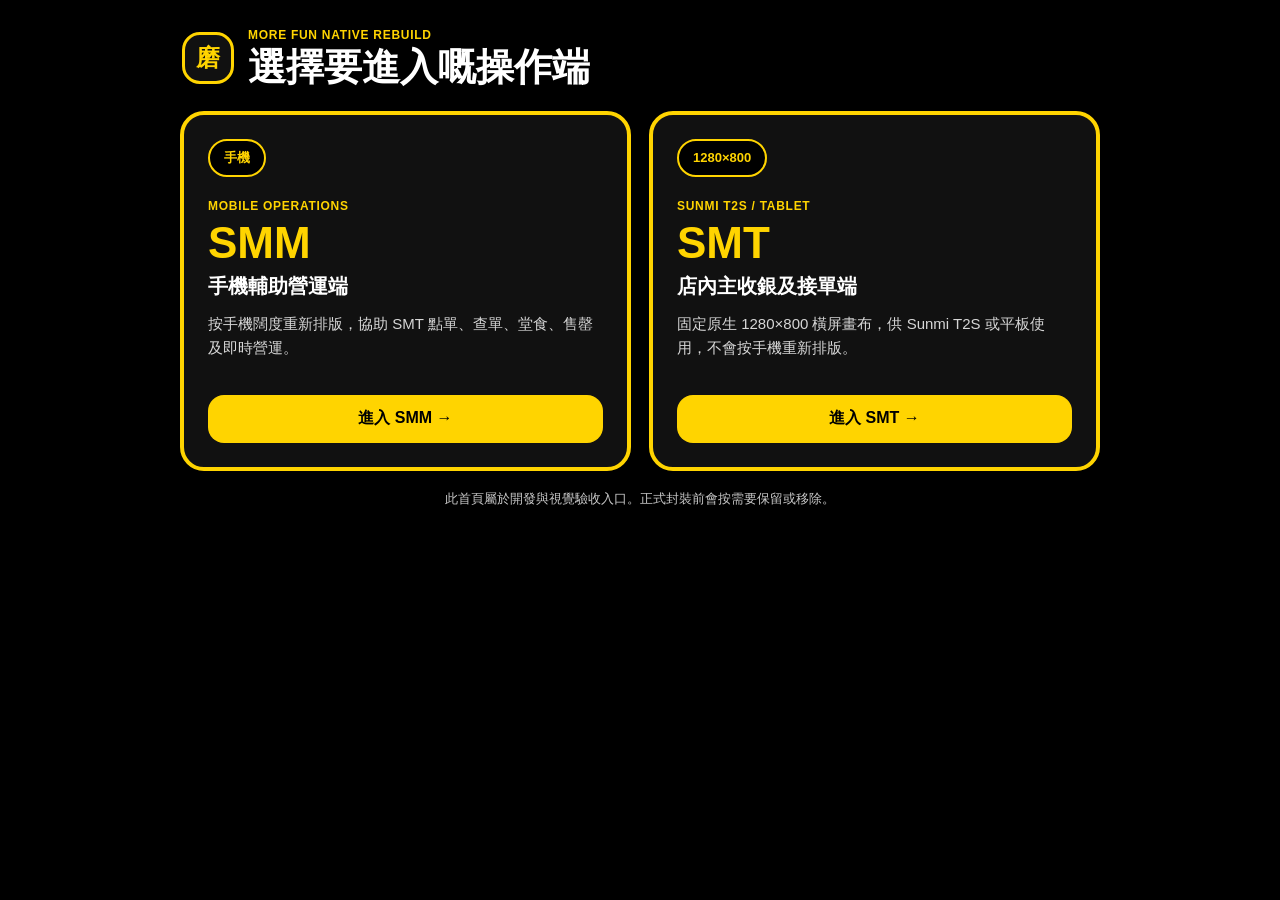
<file: index.html>
<!doctype html>
<html lang="zh-HK">
  <head>
    <meta charset="UTF-8" />
    <meta name="viewport" content="width=device-width,initial-scale=1,viewport-fit=cover" />
    <meta name="theme-color" content="#000000" />
    <title>磨飯｜選擇操作端</title>
    <link rel="stylesheet" href="/src-native/qa-viewer/selector.css" />
  </head>
  <body>
    <main class="selector-shell">
      <header class="selector-header">
        <span class="selector-mark" aria-hidden="true">磨</span>
        <div>
          <p>More Fun Native Rebuild</p>
          <h1>選擇要進入嘅操作端</h1>
        </div>
      </header>

      <section class="selector-grid" aria-label="應用選擇">
        <a class="selector-card selector-card--smm" href="/smm-qa-viewer.html">
          <span class="selector-device" aria-hidden="true">手機</span>
          <div>
            <p class="selector-kicker">Mobile Operations</p>
            <h2>SMM</h2>
            <strong>手機輔助營運端</strong>
            <p>按手機闊度重新排版，協助 SMT 點單、查單、堂食、售罄及即時營運。</p>
          </div>
          <span class="selector-enter">進入 SMM →</span>
        </a>

        <a class="selector-card selector-card--smt" href="/smt-qa-viewer.html">
          <span class="selector-device" aria-hidden="true">1280×800</span>
          <div>
            <p class="selector-kicker">Sunmi T2S / Tablet</p>
            <h2>SMT</h2>
            <strong>店內主收銀及接單端</strong>
            <p>固定原生 1280×800 橫屏畫布，供 Sunmi T2S 或平板使用，不會按手機重新排版。</p>
          </div>
          <span class="selector-enter">進入 SMT →</span>
        </a>
      </section>

      <p class="selector-note">此首頁屬於開發與視覺驗收入口。正式封裝前會按需要保留或移除。</p>
    </main>
  </body>
</html>
</file>
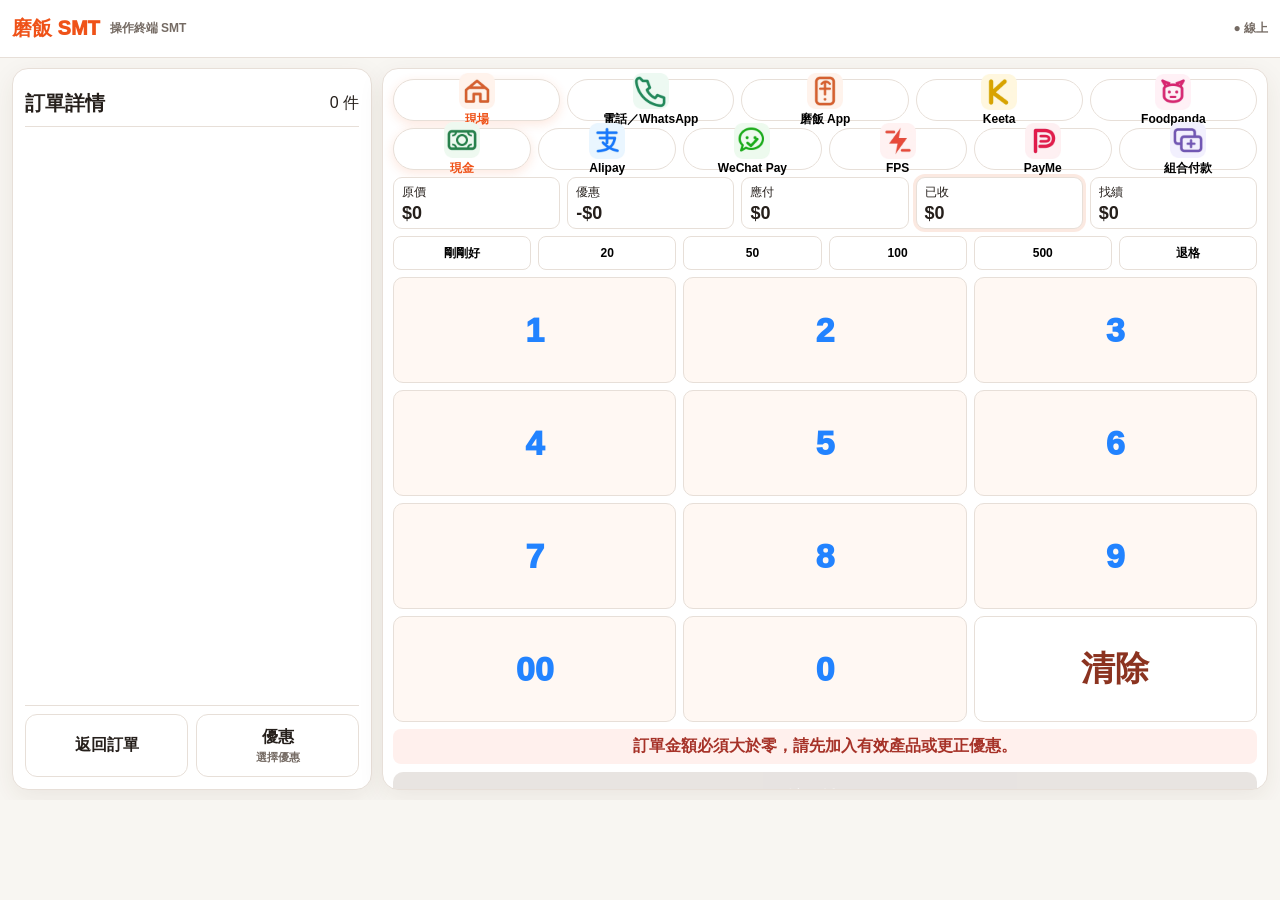
<file: pages/checkout/index.html>
<!doctype html><html lang="zh-HK"><head><meta charset="UTF-8"><meta name="viewport" content="width=1280,initial-scale=1,minimum-scale=1,maximum-scale=1,user-scalable=no"><title>磨飯 SMT｜結帳</title><link rel="stylesheet" href="../../shared/page-base.css?v=smt-t2s-1280x800-rebuild.39"><link rel="stylesheet" href="page.css?v=smt-t2s-1280x800-rebuild.39"><link rel="stylesheet" href="channel-payment.css?v=smt-t2s-1280x800-rebuild.39"><link rel="stylesheet" href="t2s-restore.css?v=smt-t2s-1280x800-rebuild.39"><style>html,body,#app,.app{width:1280px!important;min-width:1280px!important;max-width:1280px!important;height:800px!important;min-height:800px!important;max-height:800px!important;overflow:hidden!important}</style></head><body data-page="checkout"><div id="app"></div><script src="../../shared/page-bridge.js?v=smt-t2s-1280x800-rebuild.39"></script><script type="module" src="page.js?v=smt-t2s-1280x800-rebuild.39"></script></body></html>
</file>
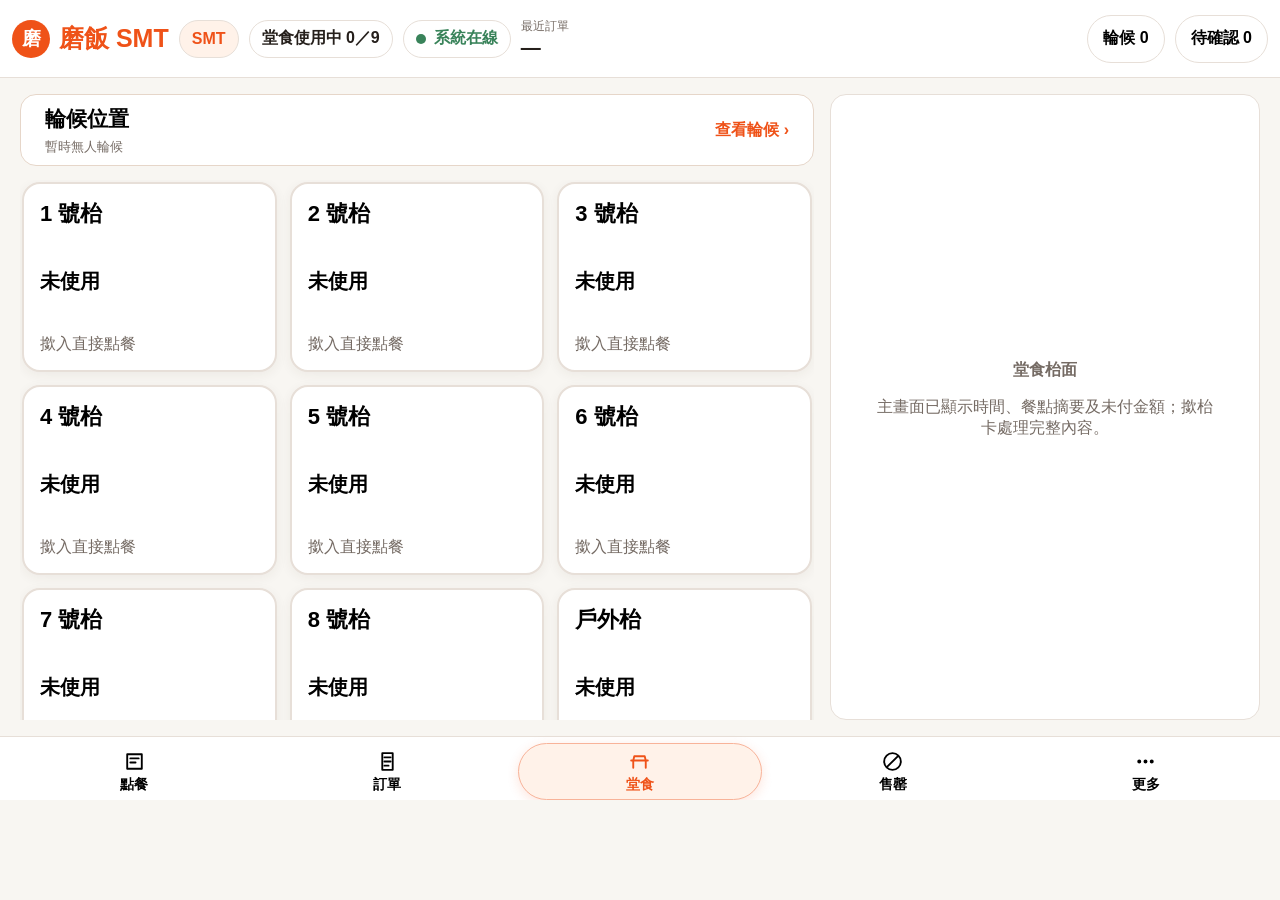
<file: pages/dine/index.html>
<!doctype html><html lang="zh-HK"><head><meta charset="UTF-8"><meta name="viewport" content="width=1280,initial-scale=1,minimum-scale=1,maximum-scale=1,user-scalable=no"><title>磨飯 SMT｜堂食</title><link rel="stylesheet" href="../../shared/page-base.css?v=smt-t2s-1280x800-rebuild.38"><link rel="stylesheet" href="page.css?v=smt-t2s-1280x800-rebuild.38"><link rel="stylesheet" href="page-v21.css?v=smt-t2s-1280x800-rebuild.38"><style>html,body,#app,.app{width:1280px!important;min-width:1280px!important;max-width:1280px!important;height:800px!important;min-height:800px!important;max-height:800px!important;overflow:hidden!important}</style></head><body data-page="dine"><div id="app"></div><script src="../../shared/vendor/qrcode.js?v=smt-t2s-1280x800-rebuild.38"></script><script src="../../shared/page-bridge.js?v=smt-t2s-1280x800-rebuild.38"></script><script type="module" src="page.js?v=smt-t2s-1280x800-rebuild.38"></script></body></html>
</file>
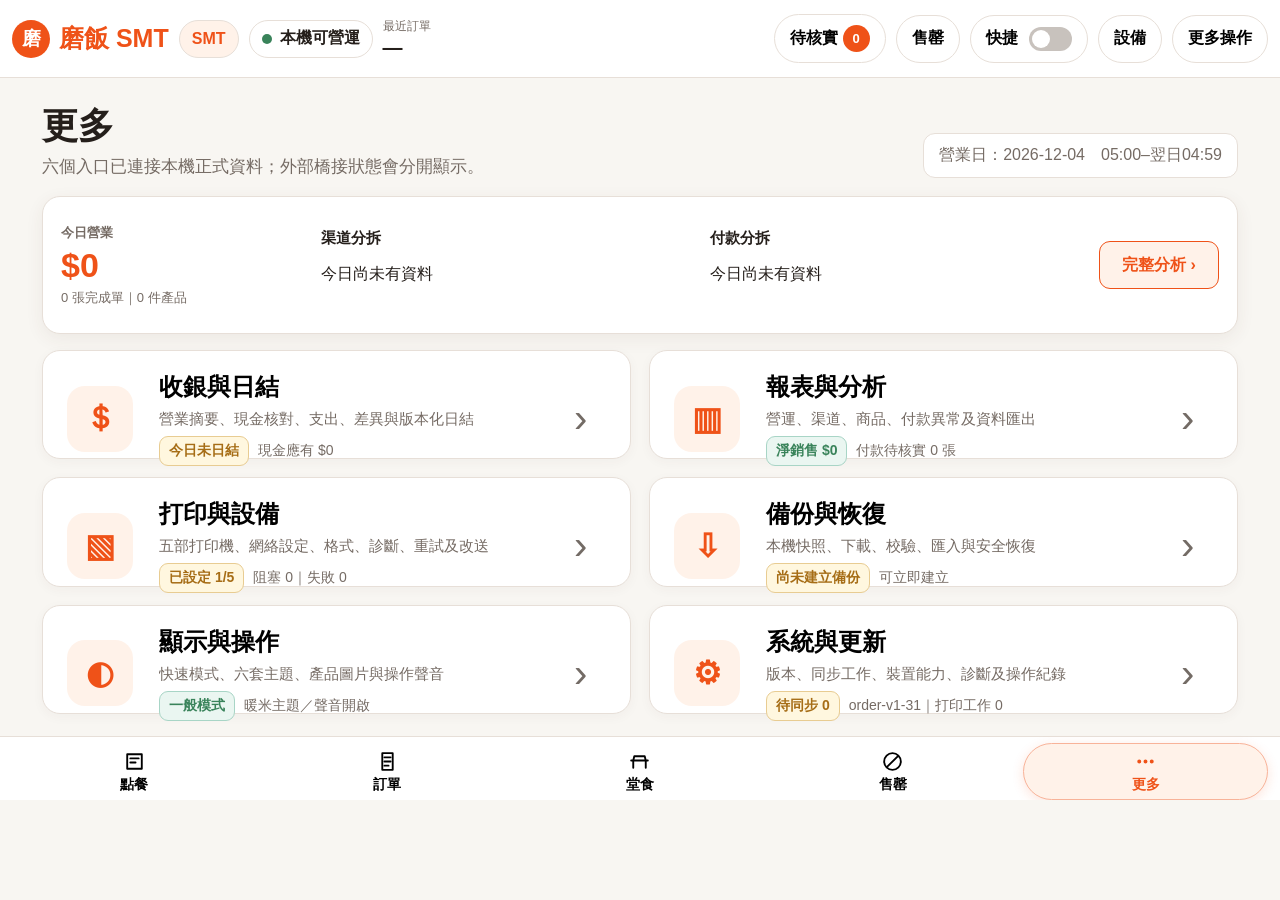
<file: pages/more/index.html>
<!doctype html>
<html lang="zh-HK">
  <head>
    <meta charset="UTF-8" />
    <meta name="viewport" content="width=1280,initial-scale=1,minimum-scale=1,maximum-scale=1,user-scalable=no" />
    <title>磨飯 SMT｜更多</title>
    <link rel="stylesheet" href="../../shared/page-base.css?v=smt-t2s-1280x800-rebuild.39" />
    <link rel="stylesheet" href="page.css?v=smt-t2s-1280x800-rebuild.39" />
    <style>html,body,#app,.app{width:1280px!important;min-width:1280px!important;max-width:1280px!important;height:800px!important;min-height:800px!important;max-height:800px!important;overflow:hidden!important}</style>
  </head>
  <body data-page="more">
    <div id="app"></div>
    <script src="../../shared/page-bridge.js?v=smt-t2s-1280x800-rebuild.39"></script>
    <script type="module" src="page.js?v=smt-t2s-1280x800-rebuild.39"></script>
  </body>
</html>
</file>
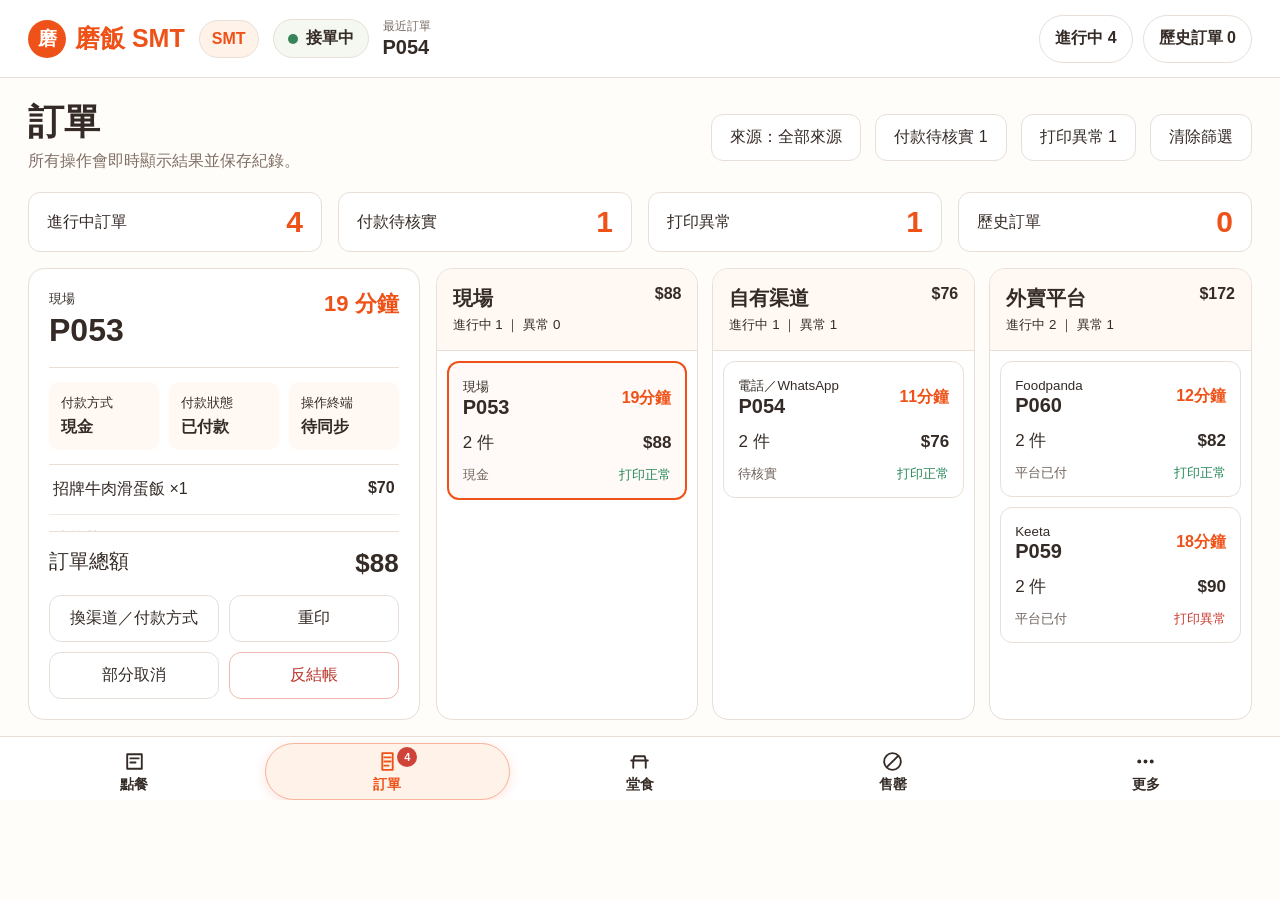
<file: pages/orders/index.html>
<!doctype html><html lang="zh-HK"><head><meta charset="UTF-8"><meta name="viewport" content="width=1280,initial-scale=1,minimum-scale=1,maximum-scale=1,user-scalable=no"><title>磨飯 SMT｜訂單</title><link rel="stylesheet" href="../../shared/page-base.css?v=smt-t2s-1280x800-rebuild.38"><link rel="stylesheet" href="page.css?v=smt-t2s-1280x800-rebuild.38"><link rel="stylesheet" href="order-operations.css?v=smt-t2s-1280x800-rebuild.38"><style>html,body,#app,.app{width:1280px!important;min-width:1280px!important;max-width:1280px!important;height:800px!important;min-height:800px!important;max-height:800px!important;overflow:hidden!important}</style></head><body data-page="orders"><div id="app"></div><script src="../../shared/page-bridge.js?v=smt-t2s-1280x800-rebuild.38"></script><script src="../../shared/vendor/qrcode.js?v=smt-t2s-1280x800-rebuild.38"></script><script type="module" src="page.js?v=smt-t2s-1280x800-rebuild.38"></script></body></html>
</file>
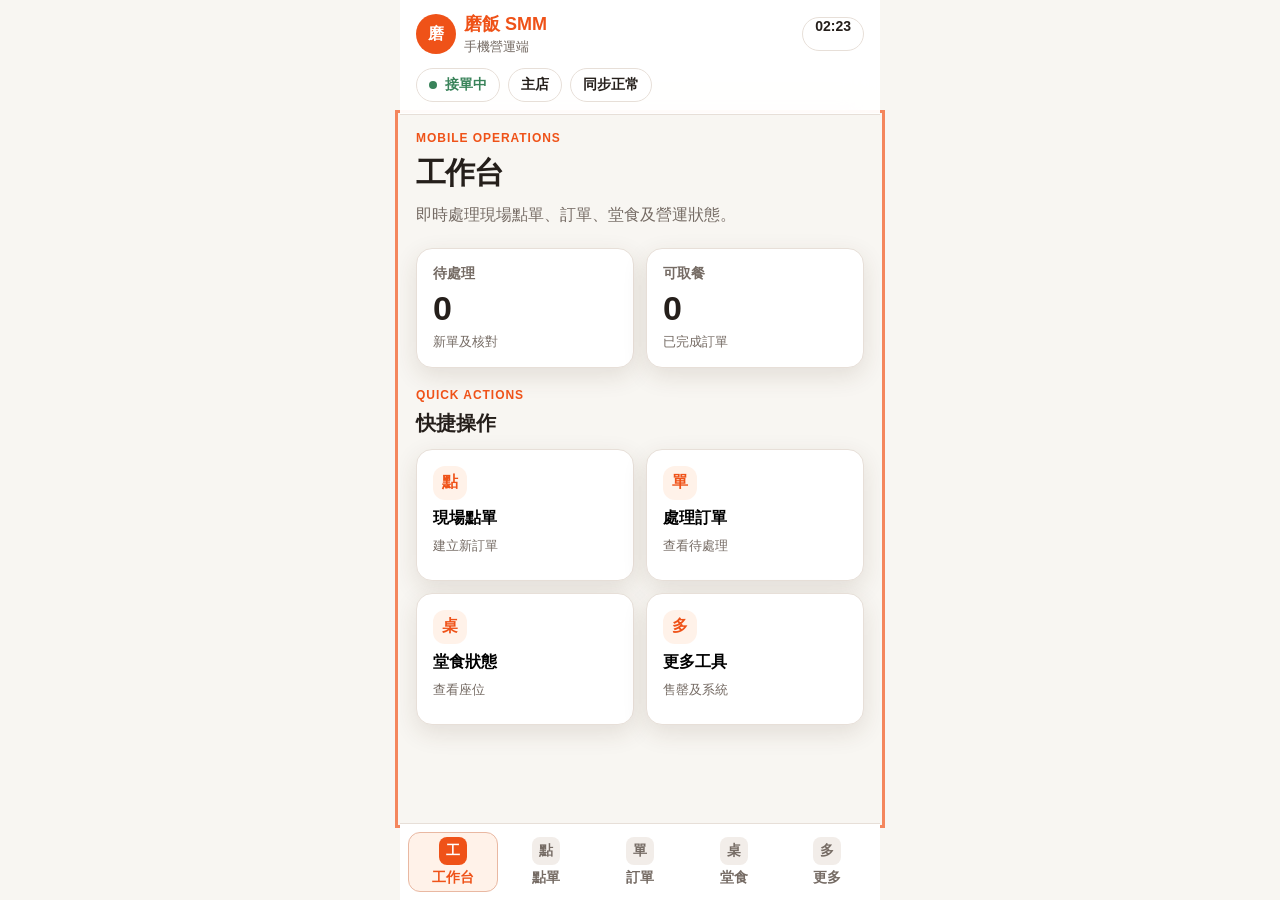
<file: src-native/shells/smm/index.html>
<!doctype html>
<html lang="zh-HK">
  <head>
    <meta charset="UTF-8" />
    <meta name="viewport" content="width=device-width,initial-scale=1,viewport-fit=cover" />
    <meta name="theme-color" content="#f8f6f2" />
    <title>磨飯 SMM｜Native Mobile</title>
    <link rel="stylesheet" href="../../design-system/tokens.css" />
    <link rel="stylesheet" href="../../design-system/reset.css" />
    <link rel="stylesheet" href="../../design-system/primitives.css" />
    <link rel="stylesheet" href="../../components/navigation.css" />
    <link rel="stylesheet" href="./shell.css" />
    <link rel="stylesheet" href="./order.css" />
  </head>
  <body>
    <div class="smm-shell" data-shell="smm">
      <header class="smm-header" aria-label="全域狀態列">
        <div class="smm-header__topline">
          <div class="smm-brand"><span class="smm-brand__mark">磨</span><div><strong>磨飯 SMM</strong><small>手機營運端</small></div></div>
          <span class="smm-clock" data-role="clock">--:--</span>
        </div>
        <div class="smm-status-row"><span class="smm-status smm-status--online"><i></i>接單中</span><span class="smm-status">主店</span><span class="smm-status">同步正常</span></div>
      </header>

      <main class="smm-workspace" id="feature-slot" tabindex="-1">
        <section class="smm-dashboard" id="dashboard-view">
          <div class="smm-dashboard__intro"><p class="smm-eyebrow">Mobile Operations</p><h1>工作台</h1><p>即時處理現場點單、訂單、堂食及營運狀態。</p></div>
          <div class="smm-metric-grid"><article class="smm-metric"><span>待處理</span><strong>0</strong><small>新單及核對</small></article><article class="smm-metric"><span>可取餐</span><strong>0</strong><small>已完成訂單</small></article></div>
          <section class="smm-quick-section"><div class="smm-section-heading"><div><p class="smm-eyebrow">Quick Actions</p><h2>快捷操作</h2></div></div><div class="smm-quick-grid"><button type="button" data-route-shortcut="order"><span>點</span><strong>現場點單</strong><small>建立新訂單</small></button><button type="button" data-route-shortcut="orders"><span>單</span><strong>處理訂單</strong><small>查看待處理</small></button><button type="button" data-route-shortcut="dine"><span>桌</span><strong>堂食狀態</strong><small>查看座位</small></button><button type="button" data-route-shortcut="more"><span>多</span><strong>更多工具</strong><small>售罄及系統</small></button></div></section>
        </section>

        <section class="smm-order" id="order-view" hidden>
          <header class="smm-order-header"><div><p>現場點單</p><h1>選擇餐點</h1></div><span>驗收資料</span></header>
          <div class="smm-category-strip" id="mobile-category-list"></div>
          <div class="smm-product-list" id="mobile-product-list"></div>
          <section class="smm-cart-sheet" id="mobile-cart-items" hidden></section>
        </section>
      </main>

      <aside class="smm-cart-bar" id="mobile-cart-bar" hidden><div><span id="mobile-cart-count">0 件餐點</span><strong id="mobile-cart-total">$0</strong></div><button type="button" id="mobile-cart-toggle">查看購物車</button></aside>
      <div id="navigation-slot"></div>
    </div>
    <script type="module" src="./shell.js"></script>
  </body>
</html>
</file>
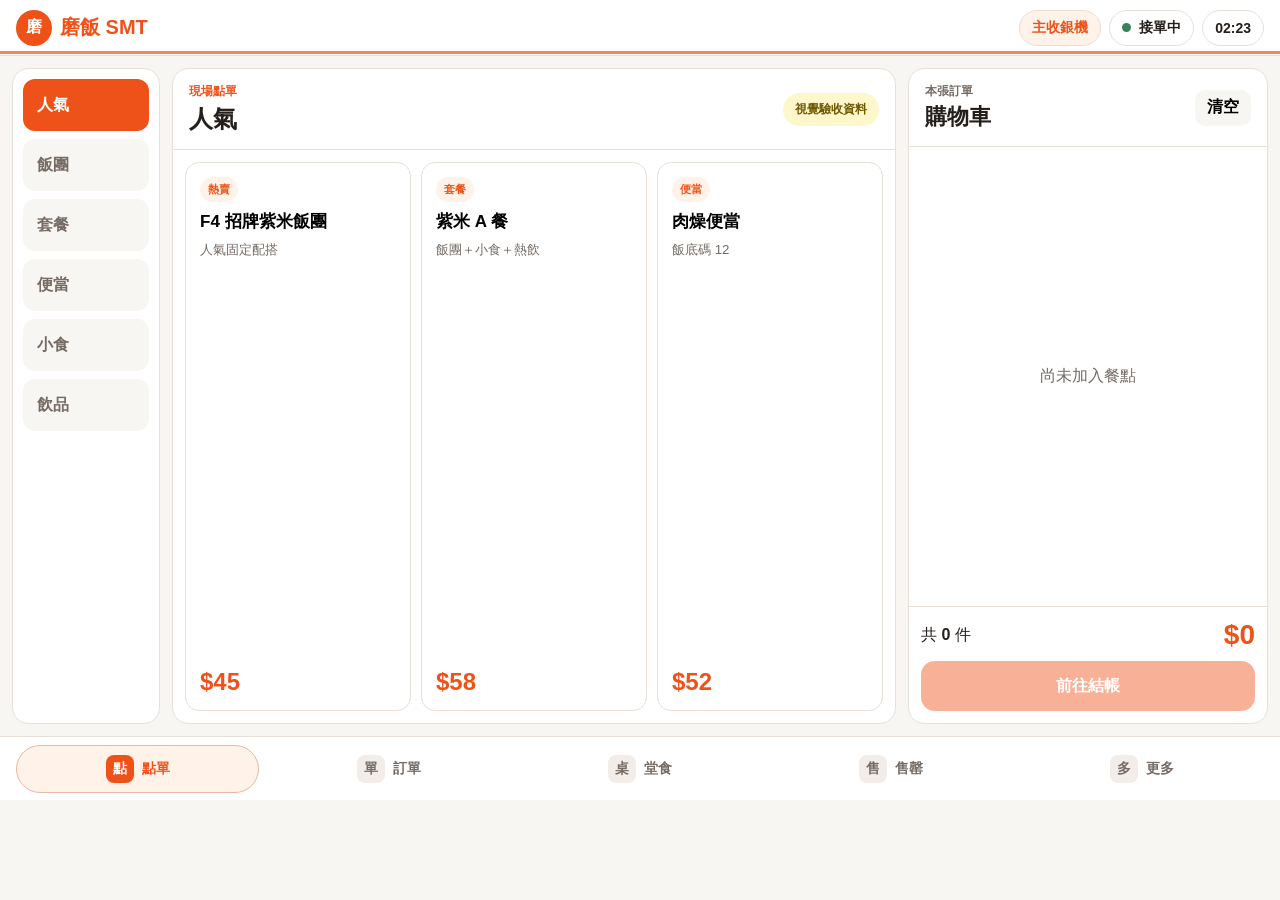
<file: src-native/shells/smt/index.html>
<!doctype html>
<html lang="zh-HK">
  <head>
    <meta charset="UTF-8" />
    <meta name="viewport" content="width=device-width,initial-scale=1,viewport-fit=cover" />
    <meta name="theme-color" content="#f8f6f2" />
    <title>磨飯 SMT｜Native 1280×800</title>
    <link rel="stylesheet" href="../../design-system/tokens.css" />
    <link rel="stylesheet" href="../../design-system/reset.css" />
    <link rel="stylesheet" href="../../design-system/primitives.css" />
    <link rel="stylesheet" href="../../components/navigation.css" />
    <link rel="stylesheet" href="./shell.css" />
  </head>
  <body>
    <div class="smt-shell" data-shell="smt">
      <header class="smt-header" aria-label="全域狀態列">
        <div class="smt-brand"><span class="smt-brand-mark">磨</span><strong>磨飯 SMT</strong></div>
        <div class="smt-header-context">
          <span class="smt-terminal">主收銀機</span><span class="smt-operation"><i></i>接單中</span><span class="smt-clock" data-role="clock">--:--</span>
        </div>
      </header>

      <main class="smt-workspace" id="feature-slot" tabindex="-1">
        <section class="smt-order" data-feature="order">
          <aside class="smt-categories" aria-label="產品分類"><div id="category-list"></div></aside>
          <section class="smt-products" aria-labelledby="product-heading">
            <header class="smt-section-header"><div><p>現場點單</p><h1 id="product-heading">人氣推薦</h1></div><span>視覺驗收資料</span></header>
            <div class="smt-product-grid" id="product-grid"></div>
          </section>
          <aside class="smt-cart" aria-labelledby="cart-heading">
            <header><div><p>本張訂單</p><h2 id="cart-heading">購物車</h2></div><button type="button" id="clear-cart">清空</button></header>
            <div class="smt-cart-items" id="cart-items"><p class="smt-empty">尚未加入餐點</p></div>
            <footer><div><span>共 <strong id="cart-count">0</strong> 件</span><strong id="cart-total">$0</strong></div><button type="button" id="checkout-button" disabled>前往結帳</button></footer>
          </aside>
        </section>
      </main>
      <div id="navigation-slot"></div>
    </div>
    <script type="module" src="./shell.js"></script>
  </body>
</html>
</file>
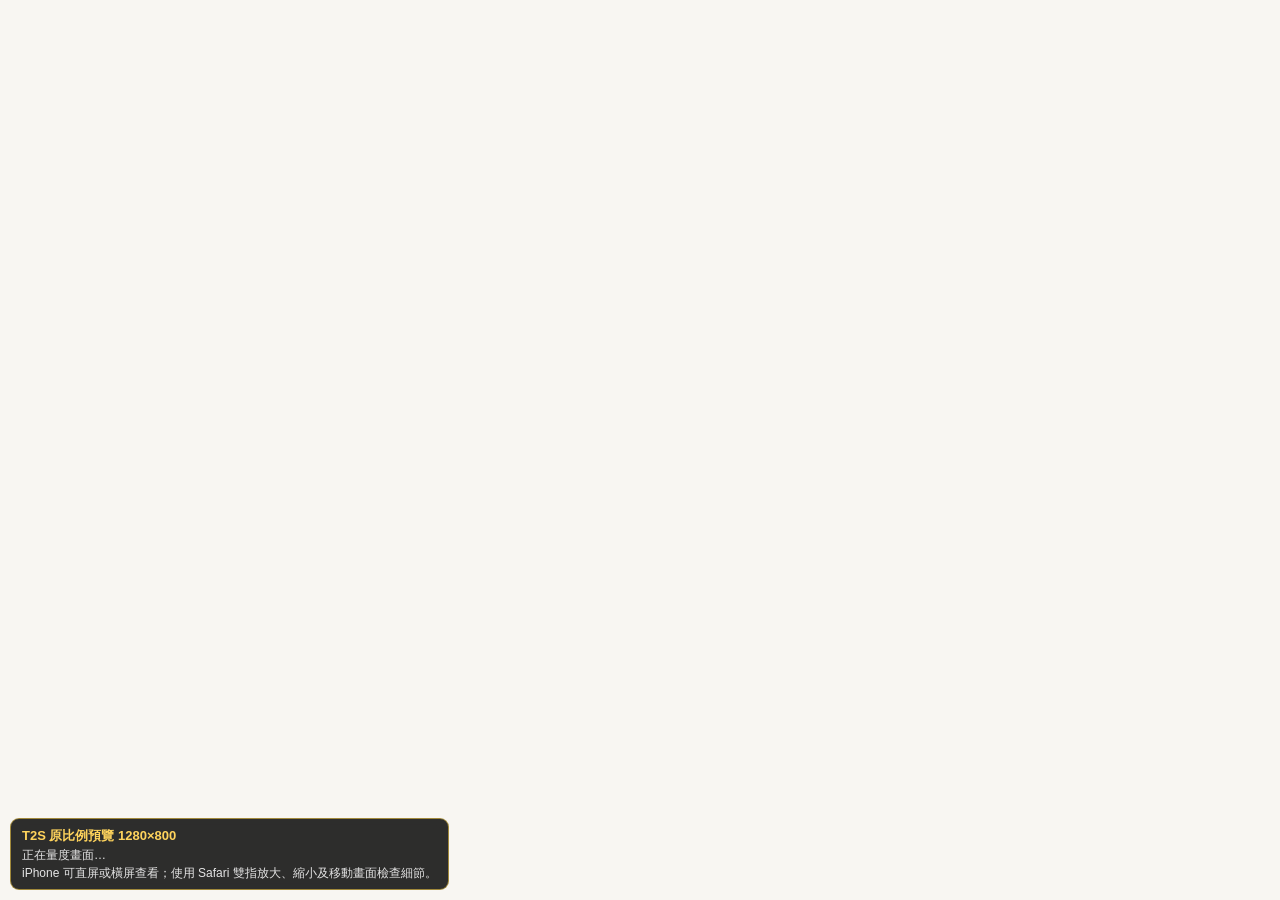
<file: legacy-smt-preview.html>
<!doctype html>
<html lang="zh-HK">
<head>
  <meta charset="UTF-8">
  <meta name="viewport" content="width=device-width,initial-scale=1,minimum-scale=0.25,maximum-scale=5,user-scalable=yes,viewport-fit=cover">
  <title>磨飯 SMT T2S 1280×800</title>
  <link rel="manifest" href="manifest.webmanifest">
  <link rel="stylesheet" href="app-shell.css?v=smt-t2s-1280x800-rebuild.40">
</head>
<body>
  <main id="viewport">
    <section id="stage"><iframe id="page" title="磨飯 SMT"></iframe></section>
    <aside id="device-hud" aria-live="polite">
      <strong>T2S 原比例預覽 1280×800</strong>
      <span id="device-hud-detail">正在量度畫面…</span>
      <span>iPhone 可直屏或橫屏查看；使用 Safari 雙指放大、縮小及移動畫面檢查細節。</span>
    </aside>
  </main>
  <script type="module" src="app-loader.js?v=smt-t2s-1280x800-rebuild.40"></script>
</body>
</html>
</file>
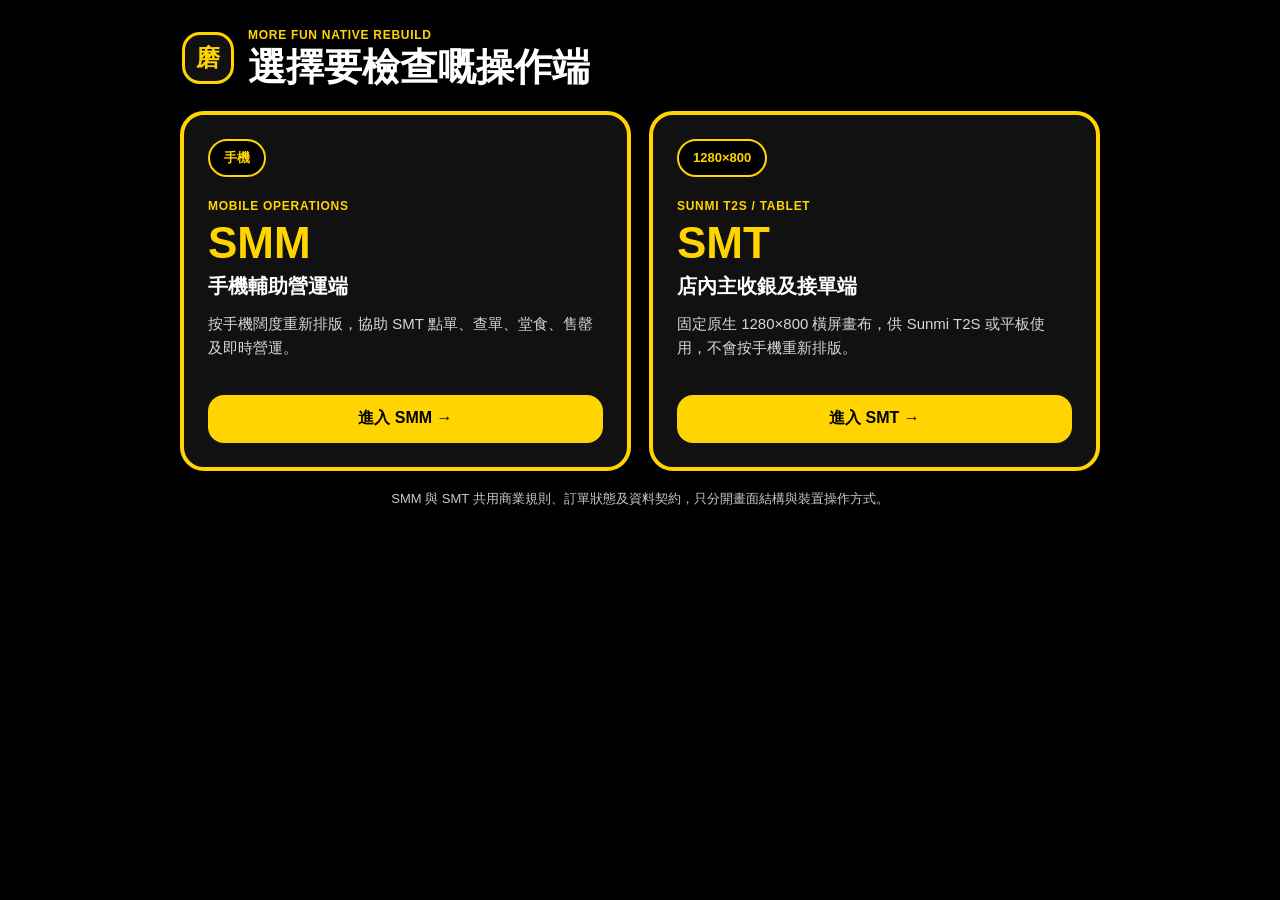
<file: native-qa-viewer.html>
<!doctype html>
<html lang="zh-HK">
  <head>
    <meta charset="UTF-8" />
    <meta name="viewport" content="width=device-width,initial-scale=1,viewport-fit=cover" />
    <meta name="theme-color" content="#f8f6f2" />
    <title>磨飯｜選擇視覺驗收端</title>
    <link rel="stylesheet" href="/src-native/qa-viewer/selector.css" />
  </head>
  <body>
    <main class="selector-shell">
      <header class="selector-header">
        <span class="selector-mark" aria-hidden="true">磨</span>
        <div>
          <p>More Fun Native Rebuild</p>
          <h1>選擇要檢查嘅操作端</h1>
        </div>
      </header>

      <section class="selector-grid" aria-label="應用選擇">
        <a class="selector-card selector-card--smm" href="/smm-qa-viewer.html">
          <span class="selector-device" aria-hidden="true">手機</span>
          <div>
            <p class="selector-kicker">Mobile Operations</p>
            <h2>SMM</h2>
            <strong>手機輔助營運端</strong>
            <p>按手機闊度重新排版，協助 SMT 點單、查單、堂食、售罄及即時營運。</p>
          </div>
          <span class="selector-enter">進入 SMM →</span>
        </a>

        <a class="selector-card selector-card--smt" href="/smt-qa-viewer.html">
          <span class="selector-device" aria-hidden="true">1280×800</span>
          <div>
            <p class="selector-kicker">Sunmi T2S / Tablet</p>
            <h2>SMT</h2>
            <strong>店內主收銀及接單端</strong>
            <p>固定原生 1280×800 橫屏畫布，供 Sunmi T2S 或平板使用，不會按手機重新排版。</p>
          </div>
          <span class="selector-enter">進入 SMT →</span>
        </a>
      </section>

      <p class="selector-note">SMM 與 SMT 共用商業規則、訂單狀態及資料契約，只分開畫面結構與裝置操作方式。</p>
    </main>
  </body>
</html>
</file>
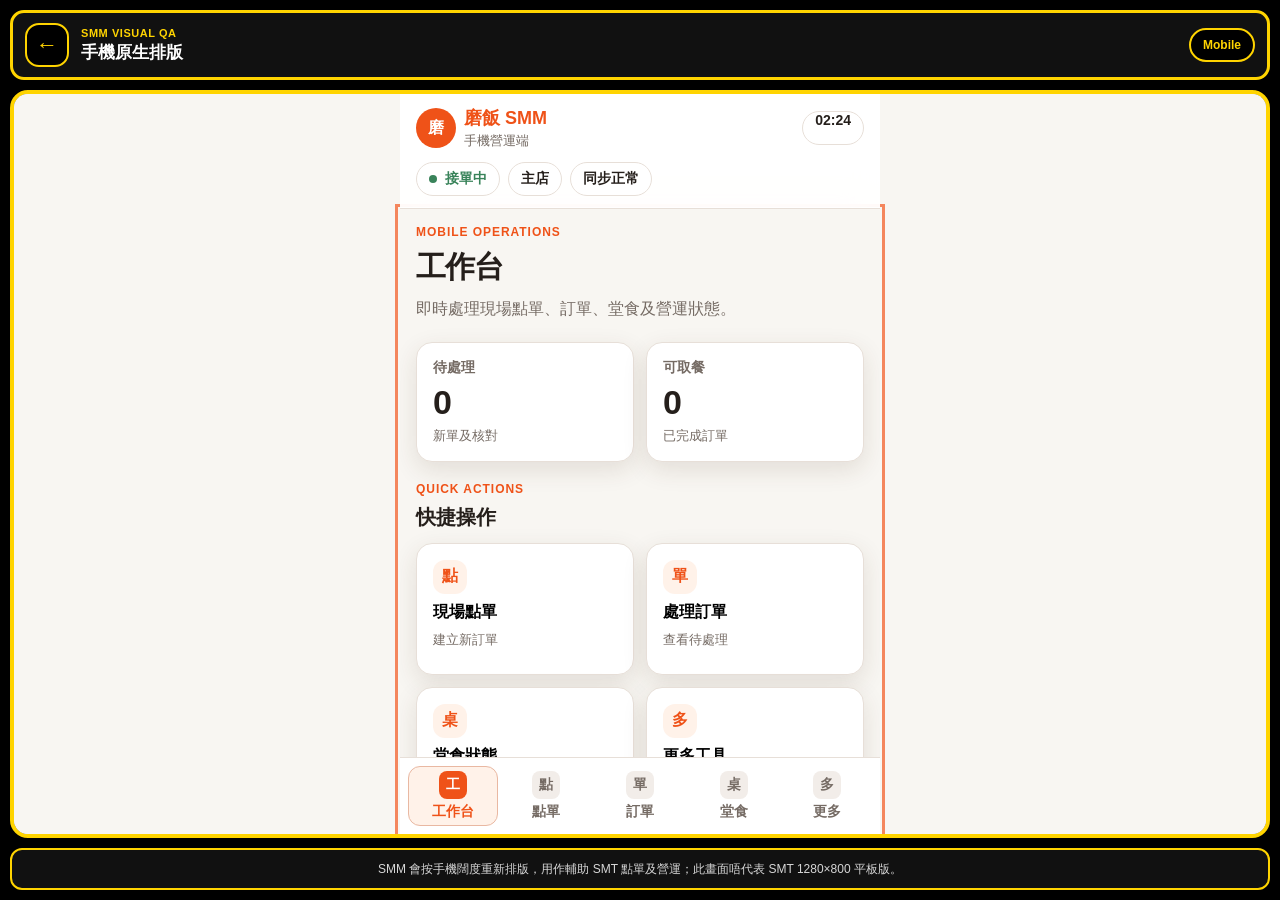
<file: smm-qa-viewer.html>
<!doctype html>
<html lang="zh-HK">
  <head>
    <meta charset="UTF-8" />
    <meta name="viewport" content="width=device-width,initial-scale=1,viewport-fit=cover" />
    <meta name="theme-color" content="#000000" />
    <title>磨飯 SMM｜手機視覺驗收</title>
    <link rel="stylesheet" href="/src-native/qa-viewer/smm-viewer.css" />
  </head>
  <body>
    <header class="smm-qa-toolbar">
      <a href="/" aria-label="返回首頁">←</a>
      <div>
        <p>SMM Visual QA</p>
        <strong>手機原生排版</strong>
      </div>
      <span>Mobile</span>
    </header>

    <main class="smm-qa-stage">
      <iframe
        title="SMM 手機營運端預覽"
        src="/src-native/shells/smm/index.html"
      ></iframe>
    </main>

    <footer class="smm-qa-note">
      SMM 會按手機闊度重新排版，用作輔助 SMT 點單及營運；此畫面唔代表 SMT 1280×800 平板版。
    </footer>
  </body>
</html>
</file>
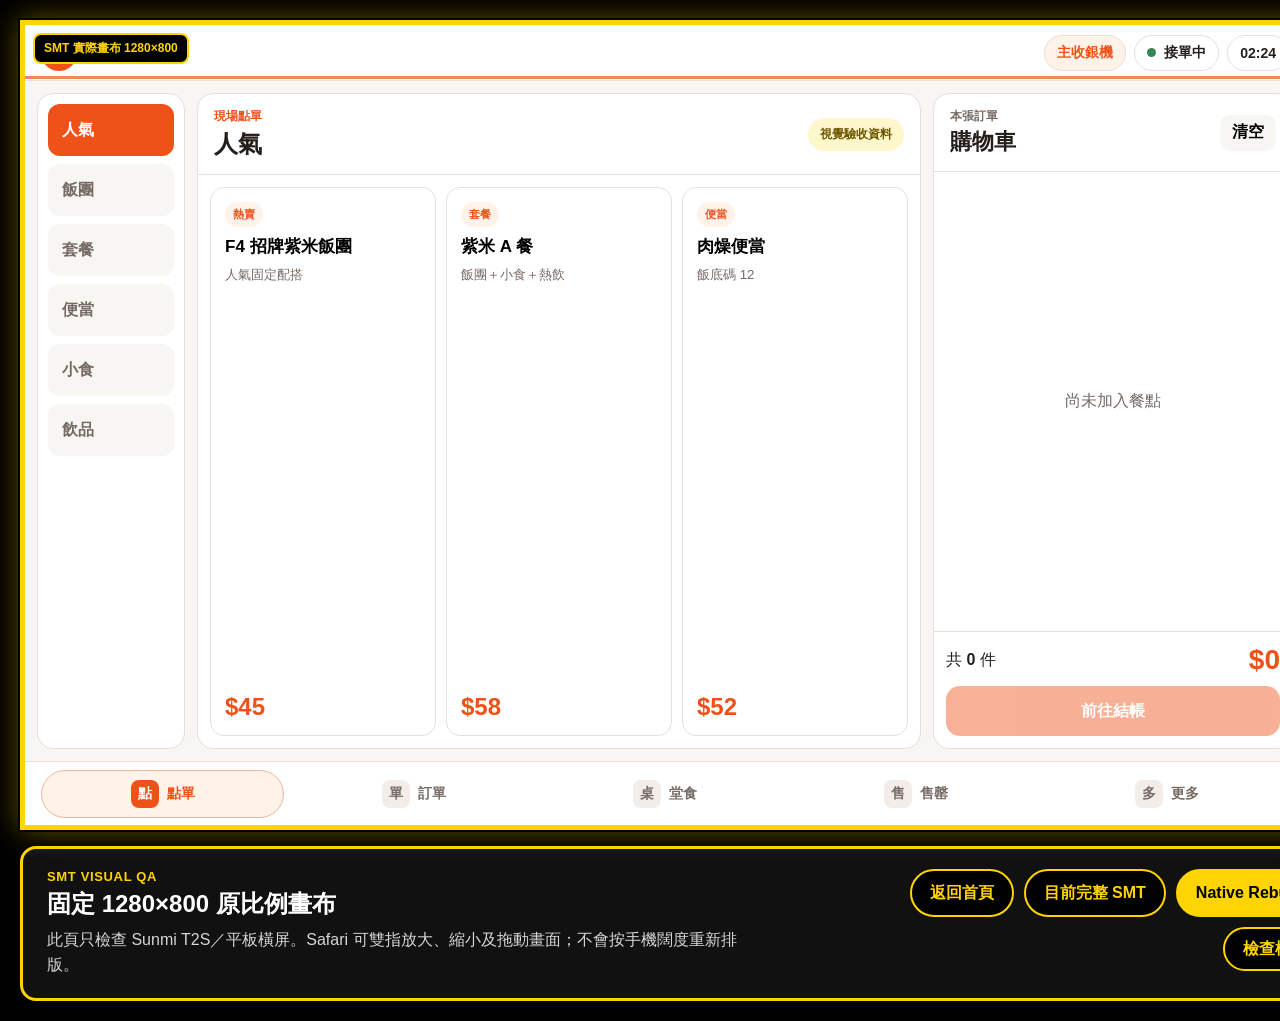
<file: smt-qa-viewer.html>
<!doctype html>
<html lang="zh-HK">
  <head>
    <meta charset="UTF-8" />
    <meta name="viewport" content="width=1280,user-scalable=yes,minimum-scale=0.1,maximum-scale=5" />
    <meta name="theme-color" content="#000000" />
    <title>磨飯 SMT｜1280×800 視覺驗收</title>
    <link rel="stylesheet" href="/src-native/qa-viewer/viewer.css" />
  </head>
  <body>
    <main class="qa-page">
      <section class="qa-canvas" aria-label="SMT 1280×800 固定畫布">
        <iframe id="qa-frame" title="SMT 1280×800 預覽" src="/src-native/shells/smt/index.html" width="1280" height="800"></iframe>
      </section>

      <section class="qa-controls" aria-labelledby="qa-controls-title">
        <div>
          <p class="qa-eyebrow">SMT Visual QA</p>
          <h1 id="qa-controls-title">固定 1280×800 原比例畫布</h1>
          <p>此頁只檢查 Sunmi T2S／平板橫屏。Safari 可雙指放大、縮小及拖動畫面；不會按手機闊度重新排版。</p>
        </div>

        <div class="qa-actions" role="group" aria-label="預覽設定">
          <a class="qa-link" href="/">返回首頁</a>
          <button type="button" data-target="/legacy-smt-preview.html">目前完整 SMT</button>
          <button type="button" data-target="/src-native/shells/smt/index.html" class="is-active">Native Rebuild</button>
          <button type="button" id="interaction-toggle" aria-pressed="false">檢查模式</button>
        </div>
      </section>
    </main>

    <script type="module" src="/src-native/qa-viewer/viewer.js"></script>
  </body>
</html>
</file>
<file: src-native/qa-viewer/selector.css>
* {
  box-sizing: border-box;
}

html,
body {
  margin: 0;
  min-height: 100%;
  background: #000;
  color: #fff;
  font-family: -apple-system, BlinkMacSystemFont, "PingFang HK", "Noto Sans TC", "Microsoft JhengHei", sans-serif;
}

body {
  min-height: 100dvh;
  padding: max(20px, env(safe-area-inset-top)) 18px max(24px, env(safe-area-inset-bottom));
}

.selector-shell {
  width: min(100%, 920px);
  margin: 0 auto;
}

.selector-header {
  display: flex;
  align-items: center;
  gap: 14px;
  padding: 8px 2px 22px;
}

.selector-mark {
  width: 52px;
  height: 52px;
  display: grid;
  place-items: center;
  flex: 0 0 auto;
  border: 3px solid #ffd400;
  border-radius: 18px;
  background: #111;
  color: #ffd400;
  font-size: 24px;
  font-weight: 900;
}

.selector-header p,
.selector-header h1,
.selector-card p,
.selector-card h2,
.selector-card strong,
.selector-note {
  margin: 0;
}

.selector-header p,
.selector-kicker {
  color: #ffd400;
  font-size: 12px;
  font-weight: 900;
  letter-spacing: 0.06em;
  text-transform: uppercase;
}

.selector-header h1 {
  margin-top: 4px;
  color: #fff;
  font-size: clamp(24px, 5.8vw, 38px);
  line-height: 1.12;
}

.selector-grid {
  display: grid;
  grid-template-columns: repeat(2, minmax(0, 1fr));
  gap: 18px;
}

.selector-card {
  min-width: 0;
  min-height: 360px;
  display: flex;
  flex-direction: column;
  gap: 22px;
  padding: 24px;
  border: 4px solid #ffd400;
  border-radius: 24px;
  background: #111;
  color: #fff;
  text-decoration: none;
}

.selector-card:active {
  transform: translateY(1px);
}

.selector-device {
  align-self: flex-start;
  min-height: 38px;
  display: inline-flex;
  align-items: center;
  padding: 0 14px;
  border: 2px solid #ffd400;
  border-radius: 999px;
  background: #000;
  color: #ffd400;
  font-size: 13px;
  font-weight: 900;
}

.selector-card h2 {
  margin-top: 8px;
  color: #ffd400;
  font-size: 44px;
  line-height: 1;
}

.selector-card strong {
  display: block;
  margin-top: 8px;
  color: #fff;
  font-size: 20px;
}

.selector-card div > p:last-child {
  margin-top: 12px;
  color: #d7d7d7;
  font-size: 15px;
  line-height: 1.6;
}

.selector-enter {
  min-height: 48px;
  display: flex;
  align-items: center;
  justify-content: center;
  margin-top: auto;
  border-radius: 16px;
  background: #ffd400;
  color: #000;
  font-weight: 900;
}

.selector-note {
  padding: 18px 4px 0;
  color: #c9c9c9;
  font-size: 13px;
  line-height: 1.6;
  text-align: center;
}

@media (max-width: 720px) {
  .selector-grid {
    grid-template-columns: 1fr;
  }

  .selector-card {
    min-height: 310px;
  }
}
</file>
<file: shared/page-base.css>
:root {
  --app-width: 1280px;
  --app-height: 800px;
  --shell-header-height: 56px;
  --shell-nav-height: 64px;
  --shell-gutter: 12px;
  --panel-gap: 10px;
  --touch-target: 44px;
  --orange: #ef5218;
  --orange-soft: #fff2e9;
  --coffee: #ead8c8;
  --coffee-text: #805a43;
  --surface: #fff;
  --bg: #f8f6f2;
  --text: #251f1b;
  --muted: #756b64;
  --line: #e7dfd8;
  --red: #cf4338;
  --green: #39835a;
  --shadow: 0 12px 36px rgba(76, 46, 28, 0.14);
  --choice-pill-radius: 999px;
  font-family:
    -apple-system, BlinkMacSystemFont, "PingFang HK", "Noto Sans TC",
    "Microsoft JhengHei", sans-serif;
  color: var(--text);
}
:root[data-theme="warm"]{--orange:#ef5218;--orange-soft:#fff2e9;--bg:#f8f6f2;--text:#251f1b;--line:#e7dfd8}
:root[data-theme="tea"]{--orange:#845d45;--orange-soft:#f5eee8;--bg:#f7f4f0;--text:#2d211b;--line:#e2d8cf}
:root[data-theme="sprout"]{--orange:#34755e;--orange-soft:#eaf4ef;--bg:#f3f7f4;--text:#17251f;--line:#d7e3dc}
:root[data-theme="purple"]{--orange:#755d86;--orange-soft:#f1edf4;--bg:#f7f4f8;--text:#281f2d;--line:#e1d9e5}
:root[data-theme="sunset"]{--orange:#a95048;--orange-soft:#f8ecea;--bg:#f8f4f2;--text:#2e1e1c;--line:#e6d7d3}
:root[data-theme="mist"]{--orange:#4d6477;--orange-soft:#edf2f5;--bg:#f4f6f7;--text:#1c252c;--line:#d8e0e5}
* {
  box-sizing: border-box;
}
html,
body {
  margin: 0;
  width: 100%;
  height: 100%;
  min-height: 0;
  overflow: hidden;
  background: var(--bg);
}
#app{width:100%;height:100%;min-height:0;overflow:hidden}
button,
input,
select,
textarea {
  font: inherit;
}
button {
  cursor: pointer;
}
.app {
  width: 100%;
  height: 100vh;
  display: flex;
  flex-direction: column;
  background: var(--bg);
}
.topbar {
  height: var(--shell-header-height);
  display: flex;
  align-items: center;
  padding: 0 var(--shell-gutter);
  gap: 10px;
  background: #fff;
  border-bottom: 1px solid var(--line);
  flex: none;
}
.brand {
  font-size: 20px;
  font-weight: 950;
  color: var(--orange);
}
.serial small {
  display: block;
  color: var(--muted);
}
.serial strong {
  font-size: 20px;
}
.spacer {
  flex: 1;
}
.top-btn {
  min-height: 48px;
  padding: 10px 15px;
  border: 1px solid var(--line);
  border-radius: 11px;
  background: #fff;
  font-weight: 850;
}
.top-btn.active {
  background: #fff5ef;
  border-color: #d7b8a6;
  color: #8d4d2c;
}
.badge {
  display: inline-grid;
  place-items: center;
  min-width: 27px;
  height: 27px;
  border-radius: 999px;
  background: var(--orange);
  color: #fff;
  font-size: 13px;
}
.workspace {
  flex: 1;
  min-height: 0;
  padding: 16px 20px;
}
.bottom-nav {
  height: var(--shell-nav-height);
  display: grid;
  grid-template-columns: repeat(5, 1fr);
  gap: 8px;
  padding: 6px 12px;
  background: #fff;
  border-top: 1px solid var(--line);
  flex: none;
}
.bottom-nav button {
  position: relative;
  border: 1px solid transparent;
  background: #fff;
  font-weight: 850;
  font-size: 14px;
}
.shell-nav-button{display:grid;grid-template-rows:25px auto;place-content:center;place-items:center;gap:2px;min-width:0;padding:5px 12px;border-radius:var(--choice-pill-radius)}
.shell-nav-button.active{background:var(--orange-soft);border-color:color-mix(in srgb,var(--orange) 44%,white);color:var(--orange);box-shadow:0 3px 12px color-mix(in srgb,var(--orange) 15%,transparent)}
.shell-nav-icon{width:25px;height:25px;display:block}
.shell-nav-badge{position:absolute;top:3px;left:calc(50% + 10px);min-width:20px;height:20px;padding:0 5px;display:grid;place-items:center;border-radius:999px;background:var(--red);color:#fff;font-size:11px}

/* 所有文字式單選／篩選控制共用同一套膠囊語言；內容卡仍保留卡片選中框。 */
:is(
  .top-btn,
  .category-page > button,
  .category-search,
  .categories > button,
  .segmented > button,
  .channels > button,
  .payments > button,
  .option-grid > button,
  .option-chips > button,
  .source-picker > button,
  .tabs > button,
  .status-filter > button,
  .mode-choice,
  .issue-quick > button,
  .method-grid > button,
  .theme
) {
  border-radius: var(--choice-pill-radius) !important;
}
:is(
  .top-btn,
  .category-page > button,
  .category-search,
  .categories > button,
  .segmented > button,
  .channels > button,
  .payments > button,
  .option-grid > button,
  .option-chips > button,
  .source-picker > button,
  .tabs > button,
  .status-filter > button,
  .mode-choice,
  .issue-quick > button,
  .method-grid > button,
  .theme
).active {
  background: var(--orange-soft) !important;
  border-color: color-mix(in srgb,var(--orange) 56%,white) !important;
  color: var(--orange) !important;
  box-shadow: 0 3px 11px color-mix(in srgb,var(--orange) 14%,transparent);
}
.global-statusbar{height:78px;min-height:78px}
.shell-brand{display:flex;align-items:center;gap:9px;white-space:nowrap}.shell-brand-mark{width:38px;height:38px;display:grid;place-items:center;border-radius:50%;background:var(--orange);color:#fff;font-size:19px}.shell-brand strong{font-size:25px}
.shell-terminal,.shell-context,.shell-operation{min-height:38px;display:inline-flex;align-items:center;padding:0 12px;border:1px solid var(--line);border-radius:999px;background:#fff;font-weight:850;white-space:nowrap}.shell-terminal{background:var(--orange-soft);color:var(--orange)}.shell-operation{gap:8px}.shell-operation i{width:10px;height:10px;border-radius:50%;background:var(--green)}.shell-operation.offline i{background:var(--red)}
.shell-last-order{display:grid;gap:1px;min-width:92px}.shell-last-order small{color:var(--muted);font-size:12px}.shell-last-order strong{font-size:20px}.shell-actions{display:flex;align-items:center;gap:10px;min-width:0}
.page-statusbar{height:64px;display:flex;align-items:center;gap:14px;padding:8px 28px;background:#fff;border-bottom:1px solid var(--line);flex:none}
.panel {
  background: #fff;
  border: 1px solid var(--line);
  border-radius: 16px;
  overflow: hidden;
}
.btn {
  min-height: 48px;
  padding: 10px 15px;
  border: 1px solid var(--line);
  border-radius: 11px;
  background: #fff;
  font-weight: 850;
}
.btn.primary {
  background: var(--orange);
  border-color: var(--orange);
  color: #fff;
}
.btn.danger {
  background: #b84d42;
  border-color: #b84d42;
  color: #fff;
}
.btn:disabled {
  opacity: 0.4;
}
.overlay-scrim {
  position: fixed;
  inset: 0;
  border: 0;
  background: rgba(246, 242, 238, 0.52);
  -webkit-backdrop-filter: blur(12px) saturate(0.82);
  backdrop-filter: blur(12px) saturate(0.82);
  z-index: 80;
  cursor: default;
  touch-action: none;
}
.anchored-popover {
  position: fixed;
  z-index: 81;
  background: #fff;
  border: 1px solid var(--line);
  border-radius: 15px;
  box-shadow: var(--shadow);
  padding: 14px;
  max-height: 520px;
  overflow: auto;
}
.anchored-popover header {
  display: flex;
  justify-content: space-between;
  align-items: center;
  margin-bottom: 10px;
}
.anchored-popover h2,
.anchored-popover h3 {
  margin: 0;
}
.anchored-card{overflow:visible}
.anchored-card::before{content:"";position:absolute;width:16px;height:16px;background:#fff;border-left:1px solid var(--line);border-top:1px solid var(--line);transform:rotate(45deg);z-index:-1}
.anchored-card[data-arrow-side="top"]::before{top:-9px;left:var(--anchor-x,50%);margin-left:-8px}
.anchored-card[data-arrow-side="right"]::before{right:-9px;top:var(--anchor-y,50%);margin-top:-8px;transform:rotate(135deg)}
.anchored-card[data-arrow-side="bottom"]::before{bottom:-9px;left:var(--anchor-x,50%);margin-left:-8px;transform:rotate(225deg)}
.anchored-card[data-arrow-side="left"]::before{left:-9px;top:var(--anchor-y,50%);margin-top:-8px;transform:rotate(-45deg)}
.close {
  width: 40px;
  height: 40px;
  border: 0;
  border-radius: 9px;
  background: #f4f0ec;
}
.chips {
  display: flex;
  gap: 7px;
  flex-wrap: wrap;
}
.chips button {
  min-height: 42px;
  border: 1px solid var(--line);
  border-radius: 9px;
  background: #fff;
  padding: 8px 11px;
  font-weight: 800;
}
.chips button.active {
  background: var(--orange-soft);
  border-color: var(--orange);
  color: #9a4f2a;
}
.stepper {
  display: grid;
  grid-template-columns: 58px 1fr 58px;
  align-items: center;
  margin-top: 12px;
  border: 1px solid var(--line);
  border-radius: 11px;
  overflow: hidden;
}
.stepper button {
  height: 54px;
  border: 0;
  background: #fff4ec;
  color: #9b4e28;
  font-size: 28px;
  font-weight: 950;
}
.stepper strong {
  text-align: center;
  font-size: 25px;
}
.toast {
  position: fixed;
  left: 50%;
  bottom: 28px;
  transform: translateX(-50%);
  padding: 13px 20px;
  border-radius: 11px;
  background: #222;
  color: #fff;
  z-index: 120;
  opacity: 0;
  pointer-events: none;
  transition: 0.18s;
}
.toast.show {
  opacity: 1;
}
.image-shell {
  position: relative;
  display: grid;
  place-items: center;
  overflow: hidden;
  background: linear-gradient(145deg, #fff6ee, #eadbce);
}
.image-shell img {
  width: 100%;
  height: 100%;
  object-fit: cover;
}
.image-fallback {
  display: grid;
  place-items: center;
  width: 100%;
  height: 100%;
  color: #966f58;
  font-weight: 850;
}

/* 全局觸控及轉場：短、清楚、適合高峰操作。 */
:root{--shadow-soft:0 4px 16px rgba(76,46,28,.08);--shadow-press:0 2px 7px rgba(76,46,28,.11);--radius-control:12px;--radius-card:18px;--motion-standard:cubic-bezier(.22,1,.36,1)}
button{-webkit-tap-highlight-color:transparent;touch-action:manipulation;transition:transform .16s var(--motion-standard),box-shadow .18s ease,background-color .18s ease,border-color .18s ease,color .18s ease,opacity .18s ease}
button:active:not(:disabled){transform:translateY(1px) scale(.975);box-shadow:var(--shadow-press)}
button:disabled{cursor:not-allowed;opacity:.42}
button:focus-visible,input:focus-visible,select:focus-visible,textarea:focus-visible{outline:3px solid color-mix(in srgb,var(--orange) 28%,transparent);outline-offset:2px;border-color:var(--orange)}
input,select,textarea{transition:border-color .18s ease,box-shadow .18s ease,background-color .18s ease}
.dialog-scrim,.modal-scrim,.overlay-scrim{animation:mf-scrim-in .2s ease-out both}
.detail-dialog,.confirm-dialog,.modal-card,.confirm-card,.anchored-popover{animation:mf-dialog-in .26s var(--motion-standard) both;transform-origin:50% 55%}
.side-panel,.pending-review-panel{animation:mf-drawer-in .28s var(--motion-standard) both}
@keyframes mf-scrim-in{from{opacity:0}to{opacity:1}}
@keyframes mf-dialog-in{from{opacity:0;transform:translateY(14px) scale(.985)}to{opacity:1;transform:translateY(0) scale(1)}}
@keyframes mf-drawer-in{from{opacity:0;transform:translateX(28px)}to{opacity:1;transform:translateX(0)}}
@media (hover:hover){button:not(:disabled):hover{filter:saturate(1.04);box-shadow:var(--shadow-soft)}}
@media (prefers-reduced-motion: reduce){*,*::before,*::after{scroll-behavior:auto!important;animation-duration:.01ms!important;animation-iteration-count:1!important;transition-duration:.01ms!important}button:not(:disabled):active{transform:none}}
</file>
<file: pages/checkout/page.css>
.statusbar {
  height: 58px;
  min-height: 58px;
  box-shadow: 0 1px 0 var(--line);
}
.statusbar .brand { font-size: 20px; }
.status-item {
  font-size: 12px;
  font-weight: 800;
  color: var(--muted);
}
.checkout {
  flex: 1;
  min-height: 0;
  height: 742px;
  display: grid;
  grid-template-columns: 360px minmax(0, 1fr);
  gap: 10px;
  padding: 10px 12px;
  overflow: hidden;
}
.checkout-cart {
  display: flex;
  flex-direction: column;
  padding: 12px;
  min-width: 0;
  min-height: 0;
  overflow: hidden;
}
.checkout-cart > header {
  height: 40px;
  flex: none;
  display: flex;
  align-items: center;
  justify-content: space-between;
}
.checkout-cart h2 { margin: 0; font-size: 18px; }
.cart-lines {
  flex: 1;
  min-height: 0;
  overflow: auto;
  -webkit-overflow-scrolling: touch;
}
.checkout-cart article {
  display: grid;
  grid-template-columns: 24px minmax(0, 1fr) auto;
  gap: 8px;
  align-items: center;
  padding: 8px 0;
  border-bottom: 1px solid var(--line);
}
.checkout-cart article span:nth-child(2) {
  display: grid;
  gap: 2px;
  min-width: 0;
}
.checkout-cart article strong {
  overflow: hidden;
  white-space: nowrap;
  text-overflow: ellipsis;
}
.checkout-cart article small { color: var(--muted); }
.detail-actions {
  flex: none;
  display: grid;
  grid-template-columns: 1fr 1fr;
  gap: 8px;
  padding-top: 10px;
}
.detail-actions button {
  min-height: 46px;
  border: 1px solid var(--line);
  border-radius: 10px;
  background: #fff;
  font-weight: 900;
}
.detail-actions button span,
.detail-actions button small { display: block; }
.detail-actions button small {
  margin-top: 2px;
  font-size: 11px;
  color: var(--muted);
}
.detail-actions button.active {
  border-color: var(--orange);
  background: var(--orange-soft);
}
.checkout-main {
  padding: 10px;
  display: grid;
  grid-template-rows: auto auto auto minmax(0, 1fr) 54px;
  gap: 7px;
  min-width: 0;
  min-height: 0;
  overflow: hidden;
}
.checkout-context {
  min-height: 72px;
  display: grid;
  place-content: center;
  gap: 5px;
  border: 1px dashed var(--line);
  border-radius: 10px;
  background: #fffaf6;
  text-align: center;
  color: var(--muted);
}
.checkout-context strong { font-size: 20px; color: var(--text); }
.checkout-action-zone { margin-top: auto; display: grid; gap: 8px; flex: 0 0 auto; }
.checkout-action-zone .confirm { width: 100%; }
.row {
  display: grid;
  gap: 7px;
  min-width: 0;
}
.row.five,
.row.channels { grid-template-columns: repeat(5, minmax(0, 1fr)); }
.row.six,
.row.payments { grid-template-columns: repeat(6, minmax(0, 1fr)); }
.row button,
.quick button {
  min-height: 42px;
  border: 1px solid var(--line);
  border-radius: 999px;
  background: #fff;
  font-size: 12px;
  font-weight: 850;
  display: flex;
  flex-direction: column;
  align-items: center;
  justify-content: center;
  gap: 2px;
  min-width: 0;
}
.row button.active,
.quick button:active {
  background: var(--orange-soft);
  border-color: var(--orange);
}
.option-icon {
  display: block;
  width: 20px;
  height: 20px;
  object-fit: contain;
}
.summary {
  display: grid;
  grid-template-columns: repeat(5, minmax(0, 1fr));
  gap: 7px;
}
.summary > span,
.summary .received-summary {
  min-height: 52px;
  border: 1px solid var(--line);
  border-radius: 9px;
  padding: 6px 8px;
  display: grid;
  gap: 2px;
  background: #fff;
  color: inherit;
  text-align: left;
  font-size: 12px;
}
.summary b { font-size: 18px; }
.summary .received-summary.active {
  border: 2px solid var(--orange);
  background: #fff8f1;
  box-shadow: 0 0 0 3px rgba(226, 101, 47, .14);
}
.cash-area {
  display: grid;
  grid-template-columns: 260px minmax(0, 1fr);
  gap: 10px;
  min-height: 0;
  overflow: hidden;
}
.cash-entry {
  display: flex;
  flex-direction: column;
  gap: 7px;
  min-height: 0;
}
.received-display {
  min-height: 52px;
  border: 2px solid var(--line);
  border-radius: 10px;
  background: #fff;
  font-size: 22px;
  font-weight: 950;
}
.received-display.active { border-color: var(--orange); }
.quick {
  display: grid;
  grid-template-columns: repeat(2, 1fr);
  gap: 7px;
}
.cash-controls {
  display: flex;
  flex-direction: column;
  gap: 7px;
  min-height: 0;
  flex: 1;
  overflow: hidden;
}
.keypad-wrap {
  display: grid;
  grid-template-rows: 34px minmax(0, 1fr);
  gap: 7px;
  min-height: 0;
  flex: 1;
  overflow: hidden;
}
.keypad-wrap .quick-amounts {
  display: grid;
  grid-template-columns: repeat(6, minmax(0, 1fr));
  gap: 7px;
}
.quick-amounts button {
  min-height: 34px;
  border: 1px solid var(--line);
  border-radius: 8px;
  background: #fff;
  font-size: 12px;
  font-weight: 850;
}
.keypad {
  display: grid;
  grid-template-columns: repeat(3, minmax(0, 1fr));
  grid-template-rows: repeat(4, minmax(64px, 1fr));
  gap: 7px;
  min-height: 0;
}
.keypad button {
  min-height: 64px;
  border: 1px solid var(--line);
  border-radius: 10px;
  background: #fff8f3;
  font-size: 26px;
  color: #2283ff;
  font-weight: 950;
}
.keypad .clear-key {
  grid-row: auto;
  background: #fff;
  color: #8b3320;
}
.cash-controls.is-locked .keypad button,
.cash-controls.is-locked .quick-amounts button { opacity: 0.34; }
.confirm {
  height: 50px;
  flex: none;
  border: 0;
  border-radius: 10px;
  background: var(--orange);
  color: #fff;
  font-size: 17px;
  font-weight: 950;
}
.confirm:disabled { background: #c8beb8; }
.zero-warning {
  margin: 0;
  padding: 7px 10px;
  border-radius: 8px;
  background: #fff0ed;
  color: #a63228;
  font-weight: 850;
  text-align: center;
}
.modal-scrim {
  position: fixed;
  inset: 0;
  z-index: 20;
  background: rgba(32, 22, 17, 0.42);
  display: grid;
  place-items: center;
}
.discount-card {
  width: min(620px, calc(100vw - 80px));
  max-height: calc(100vh - 80px);
  overflow: auto;
  padding: 16px;
  box-shadow: 0 18px 60px rgba(0, 0, 0, 0.22);
}
.discount-card > header {
  display: flex;
  align-items: center;
  justify-content: space-between;
}
.discount-card h2 { margin: 2px 0 12px; }
.discount-card > header button {
  border: 0;
  background: transparent;
  font-size: 24px;
}
</file>
<file: pages/checkout/channel-payment.css>
.row.channels{grid-template-columns:repeat(5,1fr)}
.row.payments{grid-template-columns:repeat(6,1fr)}
.summary-note{grid-column:span 2}
.channel-fields{display:grid;grid-template-columns:repeat(2,1fr);gap:10px;padding:12px;border:1px solid var(--line);border-radius:12px}
.channel-fields h3{grid-column:1/-1;margin:0}
.channel-fields label{display:grid;gap:5px}
.channel-fields input,.channel-fields textarea,.correction-card textarea{width:100%;min-height:48px;padding:10px;border:1px solid var(--line);border-radius:9px;font:inherit}
.channel-fields textarea{min-height:72px}
.keypad button{min-height:92px;font-size:34px}
.completion-layer{z-index:30}
.completion-card{width:min(760px,82vw);padding:22px;box-shadow:0 20px 70px #0004}
.completion-card>header,.correction-card>header{display:flex;justify-content:space-between;align-items:center}
.completion-card h2{margin:4px 0}
.completion-status{padding:16px;margin:12px 0;border-radius:12px;background:#eef8f1;color:#21724b;font-size:22px;font-weight:900}
.completion-grid{display:grid;grid-template-columns:repeat(4,1fr);gap:10px}
.completion-grid span{padding:12px;border:1px solid var(--line);border-radius:10px}
.completion-grid b{display:block;margin-top:5px;font-size:19px}
.completion-card footer,.correction-card footer{text-align:right;margin-top:16px}
.completion-card footer button,.correction-card footer button{min-height:48px;padding:0 22px;border:0;border-radius:10px;background:var(--orange);color:#fff;font-weight:900}
.correction-card{position:fixed;z-index:32;width:min(820px,86vw);padding:18px;box-shadow:0 20px 70px #0005}
.correction-card>label{display:block;margin:12px 0 6px;font-weight:800}
.correction-card textarea{min-height:76px}
.option-icon{display:block;width:36px;height:36px;object-fit:contain}
</file>
<file: pages/checkout/t2s-restore.css>
:root{--checkout-left:360px}
body[data-page="checkout"] .app{
  width:1280px!important;
  height:800px!important;
  overflow:hidden!important;
}
body[data-page="checkout"] .checkout{
  width:1280px!important;
  height:742px!important;
  grid-template-columns:var(--checkout-left) minmax(0,1fr)!important;
  align-items:stretch!important;
  padding:10px 12px!important;
  background:#f8f6f2!important;
}
body[data-page="checkout"] .checkout-cart.panel,
body[data-page="checkout"] .checkout-main.panel{
  background:#fff!important;
  border:1px solid var(--line)!important;
  border-radius:16px!important;
  box-shadow:0 8px 26px rgba(76,46,28,.08)!important;
  overflow:hidden!important;
}
body[data-page="checkout"] .checkout-cart{
  height:100%!important;
  display:grid!important;
  grid-template-rows:46px minmax(0,1fr)72px!important;
  padding:12px!important;
}
body[data-page="checkout"] .checkout-cart>header{
  height:46px!important;
  min-height:46px!important;
  display:flex!important;
  align-items:center!important;
  border-bottom:1px solid var(--line)!important;
  margin:0 0 6px!important;
}
body[data-page="checkout"] .checkout-cart h2{
  display:block!important;
  margin:0!important;
  font-size:20px!important;
  font-weight:950!important;
}
body[data-page="checkout"] .cart-lines{
  min-height:0!important;
  overflow:auto!important;
  padding-right:2px!important;
}
body[data-page="checkout"] .checkout-cart article{
  min-height:42px!important;
  padding:7px 0!important;
}
body[data-page="checkout"] .detail-actions{
  height:72px!important;
  min-height:72px!important;
  display:grid!important;
  grid-template-columns:1fr 1fr!important;
  gap:8px!important;
  padding-top:8px!important;
  border-top:1px solid var(--line)!important;
  background:#fff!important;
}
body[data-page="checkout"] .detail-actions button{
  min-height:48px!important;
  border:1px solid var(--line)!important;
  border-radius:12px!important;
  background:#fff!important;
  color:inherit!important;
  font-weight:900!important;
  display:grid!important;
  place-content:center!important;
}
body[data-page="checkout"] .detail-actions button.active{
  border-color:var(--orange)!important;
  background:var(--orange-soft)!important;
  color:var(--orange)!important;
}
body[data-page="checkout"] .checkout-main{
  height:100%!important;
  grid-template-rows:42px 42px 52px minmax(0,1fr)50px!important;
}
body[data-page="checkout"] .channels button,
body[data-page="checkout"] .payments button{
  min-height:38px!important;
  border:1px solid var(--line)!important;
  background:#fff!important;
}
body[data-page="checkout"] .summary>span,
body[data-page="checkout"] .summary .received-summary{
  border:1px solid var(--line)!important;
  border-radius:9px!important;
  background:#fff!important;
}
body[data-page="checkout"] .confirm{
  height:50px!important;
  min-height:50px!important;
  border-radius:10px!important;
}
</file>
<file: pages/dine/page.css>
.dine-workspace {
  display: grid;
  grid-template-columns: minmax(0, 1fr) 430px;
  gap: 16px;
  overflow: hidden;
}
.dine-main {
  min-width: 0;
  display: flex;
  flex-direction: column;
  gap: 14px;
}
.terminal,
.online,
.summary {
  font-weight: 800;
}
.online {
  color: var(--green);
}
.top-btn.attention {
  background: #fff0e6;
  color: #b33c12;
  border-color: #ef9f74;
}
.waiting-bar {
  height: 72px;
  border: 1px solid #e6d6c9;
  border-radius: 16px;
  background: #fff;
  display: flex;
  align-items: center;
  justify-content: space-between;
  padding: 0 24px;
  text-align: left;
}
.waiting-bar span {
  display: grid;
  gap: 5px;
}
.waiting-bar b {
  font-size: 21px;
}
.waiting-bar small {
  color: var(--muted);
}
.waiting-bar strong {
  color: var(--orange);
}
.table-grid {
  flex: 1;
  min-height: 0;
  display: grid;
  grid-template-columns: repeat(3, 1fr);
  grid-template-rows: repeat(3, 1fr);
  gap: 13px;
}
.table-card {
  border: 2px solid var(--line);
  border-radius: 18px;
  background: #fff;
  padding: 18px 20px;
  text-align: left;
  display: flex;
  flex-direction: column;
  justify-content: space-between;
  min-height: 0;
}
.table-card header,
.table-card footer,
.table-state {
  display: flex;
  align-items: center;
  justify-content: space-between;
  gap: 12px;
}
.table-card header strong {
  font-size: 25px;
}
.table-card header em {
  font-style: normal;
  color: #a84018;
  background: #fff0e6;
  padding: 6px 9px;
  border-radius: 999px;
}
.table-state b {
  font-size: 22px;
}
.table-state span {
  font-size: 28px;
  font-weight: 900;
}
.table-card footer {
  color: var(--muted);
}
.table-card.occupied {
  background: #f5fbf7;
  border-color: #a8d4ba;
}
.table-card.pending {
  border-color: #ed8a4f;
  background: #fff7f1;
}
.table-card.late {
  border-color: #d9473d;
  background: #fff3f2;
  box-shadow: inset 0 0 0 1px #d9473d;
}
.table-card.late footer strong {
  color: #b92e25;
}
.table-detail {
  background: #fff;
  border: 1px solid var(--line);
  border-radius: 16px;
  display: flex;
  flex-direction: column;
  min-height: 0;
  overflow-x: hidden;
  overflow-y: auto;
}
.table-detail > header {
  display: flex;
  justify-content: space-between;
  padding: 22px;
  border-bottom: 1px solid var(--line);
}
.table-detail h1 {
  margin: 4px 0 0;
  font-size: 30px;
}
.table-detail header button,
.side-panel > header button,
.pending-review-panel > header button {
  border: 0;
  background: transparent;
  font-size: 30px;
}
.empty-detail,
.empty-table {
  display: grid;
  place-items: center;
  text-align: center;
  color: var(--muted);
}
.empty-detail > div,
.empty-table {
  padding: 40px;
}
.table-detail > footer {
  margin-top: auto;
  padding: 18px;
}
.table-detail > footer button {
  width: 100%;
  min-height: 58px;
  border: 0;
  border-radius: 13px;
  font-weight: 900;
}
.primary {
  background: var(--orange) !important;
  color: #fff !important;
  border-color: var(--orange) !important;
}
.amount-strip {
  display: grid;
  grid-template-columns: repeat(3, 1fr);
  padding: 18px;
  border-bottom: 1px solid var(--line);
}
.amount-strip span {
  display: grid;
  gap: 5px;
  color: var(--muted);
}
.amount-strip b {
  font-size: 22px;
  color: var(--text);
}
.pending-callout {
  margin: 16px;
  border: 1px solid #ef9a68;
  background: #fff4ec;
  border-radius: 13px;
  padding: 16px;
  display: flex;
  justify-content: space-between;
  text-align: left;
}
.pending-callout span {
  display: grid;
  gap: 5px;
}
.pending-callout strong {
  color: #b63d12;
}
.batch-summary {
  padding: 18px;
}
.batch-summary header {
  display: flex;
  justify-content: space-between;
}
.batch-summary button {
  border: 0;
  background: none;
  color: var(--orange);
  font-weight: 800;
}
.primary-actions {
  margin-top: auto;
  padding: 16px;
  display: grid;
  grid-template-columns: 1fr 1fr;
  gap: 10px;
}
.primary-actions button {
  min-height: 54px;
  border: 1px solid var(--line);
  border-radius: 12px;
  background: #fff;
  font-weight: 900;
}
.overlay-scrim {
  z-index: 20;
}
.side-panel {
  position: absolute;
  right: 0;
  top: 0;
  bottom: 0;
  width: min(560px, 48vw);
  background: #fff;
  display: flex;
  flex-direction: column;
  box-shadow: var(--shadow);
}
.side-panel > header,
.pending-review-panel > header {
  display: flex;
  justify-content: space-between;
  align-items: center;
  padding: 22px 24px;
  border-bottom: 1px solid var(--line);
}
.side-panel h2 {
  margin: 0;
}
.panel-body {
  padding: 22px;
  overflow: auto;
}
.side-panel > footer,
.pending-review-panel > footer {
  margin-top: auto;
  padding: 18px 22px;
  display: flex;
  justify-content: flex-end;
  gap: 10px;
  border-top: 1px solid var(--line);
}
.side-panel footer button,
.pending-review-panel footer button {
  min-height: 52px;
  padding: 10px 20px;
  border: 1px solid var(--line);
  border-radius: 11px;
  background: #fff;
  font-weight: 900;
}
.waiting-list,
.record-list,
.payment-items {
  display: grid;
  gap: 10px;
}
.waiting-list article,
.record-list article,
.payment-items article {
  display: flex;
  justify-content: space-between;
  align-items: center;
  padding: 16px;
  border: 1px solid var(--line);
  border-radius: 12px;
}
.waiting-list span,
.record-list article {
  display: grid;
  gap: 5px;
}
.waiting-list small,
.record-list span,
.payment-items small {
  color: var(--muted);
}
.action-list,
.choice-cards {
  display: grid;
  gap: 12px;
}
.action-list button,
.choice-cards button {
  padding: 18px;
  border: 1px solid var(--line);
  border-radius: 13px;
  background: #fff;
  text-align: left;
  font-weight: 900;
}
.action-list small,
.choice-cards small {
  display: block;
  margin-top: 6px;
  color: var(--muted);
  font-weight: 500;
}
.danger-text {
  color: #b4372d !important;
}
.panel-lead {
  color: var(--muted);
}
.choice-cards b {
  font-size: 21px;
}
.payment-items article.paid {
  opacity: 0.55;
}
.qty-picker {
  display: flex;
  align-items: center;
  gap: 12px;
}
.qty-picker button {
  width: 42px;
  height: 42px;
  border: 1px solid var(--line);
  border-radius: 10px;
  background: #fff;
}
.pay-total {
  text-align: center;
  padding: 30px;
}
.pay-total small {
  display: block;
  color: var(--muted);
}
.pay-total b {
  font-size: 52px;
}
.method-grid {
  display: grid;
  grid-template-columns: 1fr 1fr;
  gap: 12px;
}
.method-grid button {
  min-height: 68px;
  border: 1px solid var(--line);
  border-radius: 13px;
  background: #fff;
  font-weight: 900;
}
.pending-layer {
  display: flex;
  justify-content: flex-end;
}
.pending-review-panel {
  width: min(50vw, 960px);
  height: 100%;
  background: #fff;
  display: flex;
  flex-direction: column;
  box-shadow: var(--shadow);
}
.pending-review-panel h2 {
  margin: 4px 0;
}
.pending-meta {
  display: grid;
  grid-template-columns: repeat(3, 1fr);
  padding: 18px 24px;
  background: #fff7f1;
}
.pending-meta span {
  display: grid;
  gap: 5px;
  color: var(--muted);
}
.pending-meta b {
  font-size: 21px;
  color: var(--text);
}
.pending-lines {
  padding: 22px;
  display: grid;
  gap: 10px;
  overflow: auto;
}
.pending-lines article {
  display: grid;
  grid-template-columns: 38px 1fr auto;
  align-items: center;
  gap: 12px;
  padding: 16px;
  border: 1px solid var(--line);
  border-radius: 12px;
}
.pending-lines article > b {
  width: 32px;
  height: 32px;
  display: grid;
  place-items: center;
  background: #f1ece7;
  border-radius: 50%;
}
.pending-lines span {
  display: grid;
  gap: 5px;
}
.pending-lines small {
  color: var(--muted);
}
.pending-lines em {
  font-style: normal;
  font-weight: 900;
}
.qr-view {
  text-align: center;
}
.qr-view img {
  width: 280px;
  height: 280px;
}
.qr-view b {
  display: block;
  font-size: 26px;
}
.toast {
  position: fixed;
  left: 50%;
  bottom: 95px;
  transform: translateX(-50%);
  background: #2d241f;
  color: #fff;
  padding: 14px 22px;
  border-radius: 999px;
  opacity: 0;
  pointer-events: none;
  z-index: 40;
}
.toast.show {
  opacity: 1;
}
.detail-limit{display:inline-block;margin-left:8px;padding:5px 9px;border-radius:999px;background:#edf7f0;color:#33754d;font-size:13px;font-style:normal;vertical-align:middle}.detail-limit.near{background:#fff2d9;color:#a45f14}.detail-limit.late{background:#ffe4e1;color:#b92e25}.detail-items{padding:16px 18px;display:grid;gap:8px}.detail-items>header{display:flex;justify-content:space-between}.detail-items article{display:grid;grid-template-columns:30px 1fr auto;align-items:center;gap:9px;padding:10px;border:1px solid var(--line);border-radius:10px}.detail-items article span{display:grid}.detail-items article small,.detail-items>header span{color:var(--muted)}.detail-items article em{font-style:normal;font-weight:900}.detail-status-grid{display:grid;grid-template-columns:repeat(3,1fr);gap:8px;padding:0 18px 16px}.detail-status-grid div{display:grid;gap:4px;padding:11px;border:1px solid var(--line);border-radius:10px;background:#fcfaf8}.detail-status-grid strong{font-size:20px}.detail-status-grid small{color:var(--muted)}

/* order-v1-21: high-density operational table summary */
.table-card {
  padding: 13px 15px;
  gap: 7px;
  overflow: hidden;
}
.table-card header,
.table-card footer,
.table-card .table-state,
.table-time,
.table-totals {
  display: flex;
  align-items: center;
  justify-content: space-between;
  gap: 9px;
}
.table-card header strong {
  font-size: 22px;
}
.table-card .table-state b {
  font-size: 20px;
}
.table-card.near {
  border-color: #ef9a54;
  background: #fff8ef;
}
.table-time {
  font-size: 13px;
  color: var(--muted);
}
.table-time b {
  font-size: 15px;
  color: var(--text);
}
.table-card.near .table-time b {
  color: #b75b14;
}
.table-card.late .table-time b {
  color: #b92e25;
}
.table-items {
  display: grid;
  gap: 2px;
  min-height: 0;
  font-size: 13px;
  line-height: 1.25;
}
.table-items span {
  overflow: hidden;
  text-overflow: ellipsis;
  white-space: nowrap;
}
.table-items strong {
  color: var(--orange);
}
.table-totals {
  padding-top: 6px;
  border-top: 1px solid rgba(96, 72, 55, 0.12);
  font-size: 12px;
}
.table-totals b {
  font-size: 13px;
}
</file>
<file: pages/dine/page-v21.css>
.dine-main{overflow:hidden}.table-grid{grid-template-rows:none!important;grid-auto-rows:minmax(190px,auto);overflow-y:auto;padding:2px}.table-card{justify-content:flex-start!important;gap:10px;padding:15px 16px;box-shadow:0 3px 12px rgba(69,48,32,.06)}.table-card.free{min-height:118px;justify-content:space-between!important}.table-card.occupied{min-height:218px}.table-card.near{border-color:#e9a047;background:#fff9ed}.table-time{display:flex;align-items:center;justify-content:space-between;gap:8px;padding:8px 0;border-bottom:1px solid rgba(120,99,83,.14)}.table-time span{color:var(--muted)}.table-time b{color:#33754d}.table-card.near .table-time b{color:#ad6517}.table-card.late .table-time b{color:#b92e25}.table-items{display:grid;gap:5px}.table-items>span{font-weight:750;white-space:nowrap;overflow:hidden;text-overflow:ellipsis}.table-items>strong{color:var(--orange);font-size:13px}.table-totals{margin-top:auto;display:flex;justify-content:space-between;gap:10px;padding-top:8px;border-top:1px solid rgba(120,99,83,.14)}.table-totals span{color:var(--muted)}.table-totals b{font-size:15px}.detail-limit{display:inline-block;margin-left:8px;padding:5px 9px;border-radius:999px;background:#edf7f0;color:#33754d;font-size:13px;font-style:normal;vertical-align:middle}.detail-limit.near{background:#fff2d9;color:#a45f14}.detail-limit.late{background:#ffe4e1;color:#b92e25}.detail-items{padding:16px 18px;display:grid;gap:8px}.detail-items>header{display:flex;justify-content:space-between}.detail-items article{display:grid;grid-template-columns:30px 1fr auto;align-items:center;gap:9px;padding:10px;border:1px solid var(--line);border-radius:10px}.detail-items article span{display:grid}.detail-items article small,.detail-items>header span{color:var(--muted)}.detail-items article em{font-style:normal;font-weight:900}.detail-status-grid{display:grid;grid-template-columns:repeat(3,1fr);gap:8px;padding:0 18px 16px}.detail-status-grid div{display:grid;gap:4px;padding:11px;border:1px solid var(--line);border-radius:10px;background:#fcfaf8}.detail-status-grid strong{font-size:20px}.detail-status-grid small{color:var(--muted)}
</file>
<file: pages/more/page.css>
:root{--amber:#a66d16;--amber-soft:#fff7df;--red-soft:#fff0ef;--green-soft:#eaf6f1}
.more-analysis{flex:none;min-height:138px;margin-bottom:16px;padding:14px 18px;display:grid;grid-template-columns:240px minmax(0,1fr) minmax(0,1fr) 120px;align-items:center;gap:20px;border:1px solid var(--line);border-radius:18px;background:#fff;box-shadow:0 5px 18px rgba(78,57,41,.07)}.analysis-total{display:grid;gap:4px}.analysis-total small{color:var(--muted);font-weight:850}.analysis-total strong{font-size:34px;color:var(--orange)}.analysis-total span{color:var(--muted);font-size:13px}.more-analysis h2{margin:0 0 7px;font-size:15px}.analysis-bar{display:grid;grid-template-columns:105px minmax(70px,1fr) 66px;align-items:center;gap:7px;margin-top:5px;font-size:12px}.analysis-bar>span{display:flex;justify-content:space-between;gap:5px;min-width:0}.analysis-bar small{color:var(--muted)}.analysis-bar i{height:7px;border-radius:999px;background:#eee8e2;overflow:hidden}.analysis-bar b{height:100%;display:block;border-radius:999px;background:var(--orange)}.analysis-bar>strong{text-align:right}.more-analysis>button{min-height:48px;border:1px solid var(--orange);border-radius:11px;background:var(--orange-soft);color:var(--orange);font-weight:900}
.form-grid{display:grid;grid-template-columns:repeat(2,minmax(0,1fr));gap:10px;margin-bottom:12px}.form-grid.three{grid-template-columns:repeat(3,minmax(0,1fr))}.form-grid label,.full-label,.file-picker{display:grid;gap:6px;color:var(--muted);font-size:14px;font-weight:800}.form-grid input,.form-grid select,.full-label textarea{width:100%;min-height:44px;padding:9px 11px;border:1px solid var(--line);border-radius:9px;background:#fff;color:var(--text)}.full-label{margin-top:12px}.full-label textarea{min-height:70px;resize:vertical}.compact-list,.data-table,.job-list,.audit-list{display:grid;margin-top:10px;border-top:1px solid var(--line)}.compact-list>div,.data-table>div{min-height:48px;display:flex;align-items:center;justify-content:space-between;gap:12px;border-bottom:1px solid var(--line)}.compact-list span small,.data-table span small{display:block;color:var(--muted)}.compact-list button{min-width:70px!important}.button-row{display:flex;flex-wrap:wrap;gap:9px;margin-top:13px}.button-row button{min-width:0}.printer-list>div{grid-template-columns:minmax(0,1fr) 180px auto 90px!important}.printer-list>div>button{min-width:78px;min-height:42px;border:1px solid var(--line);border-radius:9px;background:#fff;font-weight:900}.sub-editor{margin-top:14px;padding:16px;border:2px solid #e5aa89;border-radius:14px;background:#fffaf6}.sub-editor>header,.print-preview>header{display:flex;justify-content:space-between;align-items:center;margin-bottom:14px}.sub-editor h3{margin:2px 0 0}.sub-editor>header button,.print-preview>header button{width:38px;height:38px;border:1px solid var(--line);border-radius:9px;background:#fff}.sub-editor>footer{display:flex;justify-content:flex-end;gap:10px}.sub-editor>footer button,.template-list button,.job-list button{min-height:42px;padding:8px 12px;border:1px solid var(--line);border-radius:9px;background:#fff;font-weight:900}.sub-editor>footer .primary{background:var(--orange);border-color:var(--orange);color:#fff}.template-list{display:grid;grid-template-columns:repeat(2,minmax(0,1fr));gap:12px}.template-list article{display:flex;align-items:center;justify-content:space-between;gap:12px;padding:15px;border:1px solid var(--line);border-radius:13px;background:#fff}.template-list span{display:grid;gap:4px}.template-list small,.template-list em{color:var(--muted);font-style:normal}.print-preview{margin-top:14px;padding:16px;border:1px solid var(--line);border-radius:14px;background:#fff}.print-preview pre{max-height:310px;margin:0;padding:15px;overflow:auto;border-radius:10px;background:#f8f6f2;white-space:pre-wrap;font:700 15px/1.6 ui-monospace,monospace}.job-list article{position:relative;display:grid;grid-template-columns:minmax(0,1fr) auto auto auto auto;align-items:center;gap:9px;padding:12px 0;border-bottom:1px solid var(--line)}.job-list article>span:first-child{display:grid;gap:3px}.job-list small,.job-list em{color:var(--muted);font-style:normal}.reroute-row{grid-column:1/-1;display:flex;flex-wrap:wrap;gap:8px;padding:10px;border-radius:10px;background:var(--orange-soft)}.file-picker{padding:16px;border:1px dashed #c99a7d;border-radius:11px;background:#fffaf6}.file-picker input{margin-top:6px}.audit-list article{display:grid;grid-template-columns:260px minmax(0,1fr);gap:16px;padding:12px 0;border-bottom:1px solid var(--line)}.audit-list article span{display:grid}.audit-list article small{color:var(--muted)}.audit-list pre{margin:0;overflow:auto;color:var(--muted);white-space:pre-wrap}.notice.small{font-size:14px}.detail-dialog button:disabled{opacity:.4;cursor:not-allowed}
.more-topbar{height:78px}.brand-mark{width:42px;height:42px;border-radius:50%;display:grid;place-items:center;background:var(--orange);color:#fff;font-size:24px;font-weight:950}.top-divider{width:1px;height:42px;background:var(--line)}.receiving{min-height:46px;display:flex;align-items:center;padding:0 15px;border:1px solid #a8d5c6;border-radius:12px;color:var(--green);font-weight:900}.receiving i{width:10px;height:10px;margin-right:8px;border-radius:50%;background:var(--green)}.mini-switch{display:inline-flex;width:43px;height:24px;padding:3px;margin-left:7px;border-radius:999px;background:#c8c2bd;vertical-align:middle}.mini-switch::after{content:"";width:18px;height:18px;border-radius:50%;background:#fff}.mini-switch.on{background:var(--green)}.mini-switch.on::after{margin-left:auto}.top-btn.alert{color:var(--red);border-color:#e8b5b0}
.more-workspace{min-height:0;overflow:hidden;padding:24px 42px 22px;display:flex;flex-direction:column}.more-heading{height:76px;flex:none;display:flex;align-items:flex-end;justify-content:space-between;margin-bottom:18px}.more-heading h1{margin:0 0 4px;font-size:36px}.more-heading p{margin:0;color:var(--muted);font-size:17px}.more-heading>span{padding:11px 15px;border:1px solid var(--line);border-radius:12px;background:#fff;color:var(--muted)}
.more-grid{flex:1;min-height:0;display:grid;grid-template-columns:repeat(2,minmax(0,1fr));grid-template-rows:repeat(3,minmax(0,1fr));gap:18px}.more-card{min-width:0;border:1px solid var(--line);border-radius:18px;background:#fff;padding:20px 24px;display:grid;grid-template-columns:72px minmax(0,1fr) 32px;align-items:center;gap:20px;text-align:left;box-shadow:0 3px 12px rgba(78,57,41,.04)}.more-card:active{transform:scale(.996);background:#fffaf6}.more-icon,.dialog-icon{width:66px;height:66px;border-radius:18px;display:grid;place-items:center;background:var(--orange-soft);color:var(--orange);font-size:32px;font-weight:950}.more-copy{min-width:0;display:grid;gap:7px}.more-copy>strong{font-size:24px}.more-copy>small{color:var(--muted);font-size:15px;white-space:nowrap;overflow:hidden;text-overflow:ellipsis}.more-card>i{font-style:normal;font-size:40px;color:#736b65}.card-status{display:flex;align-items:center;gap:9px;min-width:0}.card-status em{font-style:normal;color:var(--muted);font-size:14px;white-space:nowrap;overflow:hidden;text-overflow:ellipsis}.status-tag{display:inline-flex;align-items:center;width:max-content;max-width:100%;padding:5px 9px;border:1px solid var(--line);border-radius:9px;background:#fff;font-style:normal;font-size:14px;font-weight:900}.status-tag.ok{color:var(--green);border-color:#a8d5c6;background:var(--green-soft)}.status-tag.warn{color:var(--amber);border-color:#e8cc92;background:var(--amber-soft)}.status-tag.bad{color:var(--red);border-color:#e8b5b0;background:var(--red-soft)}
.dialog-layer{position:fixed;inset:0;z-index:80;display:grid;place-items:center;padding:100px 40px}.dialog-scrim{position:absolute;inset:78px 0 76px;background:rgba(38,34,31,.54);backdrop-filter:blur(4px);touch-action:none}.detail-dialog{position:relative;width:1120px;max-width:calc(100vw - 80px);max-height:calc(100vh - 210px);display:grid;grid-template-rows:auto minmax(0,1fr) auto;border:1px solid var(--line);border-radius:20px;background:#fffdfa;box-shadow:0 20px 60px rgba(45,31,23,.28);overflow:hidden}.detail-dialog>header{display:flex;align-items:center;gap:16px;padding:20px 27px 17px;border-bottom:1px solid var(--line)}.detail-dialog>header h2{margin:0;font-size:27px}.detail-dialog>header p{margin:4px 0 0;color:var(--muted)}.dialog-icon{width:50px;height:50px;border-radius:14px;font-size:25px}.dialog-close{width:42px;height:42px;margin-left:auto;border:1px solid var(--line);border-radius:11px;background:#fff;font-size:23px}.dialog-body{min-height:0;padding:18px 27px 20px;overflow-y:auto}.detail-dialog>footer,.confirm-dialog>footer{display:flex;justify-content:flex-end;gap:12px;padding:14px 27px;border-top:1px solid var(--line)}.detail-dialog>footer button,.confirm-dialog>footer button,.info-panel button{min-width:150px;min-height:49px;padding:10px 15px;border:1px solid var(--line);border-radius:12px;background:#fff;font-weight:900}.detail-dialog>footer .primary,.confirm-dialog>footer .primary{background:var(--orange);border-color:var(--orange);color:#fff}.detail-dialog>footer .ghost-danger,.info-panel .ghost-danger{color:var(--red);border-color:#e6aaa6}.confirm-dialog>footer .danger{background:var(--red);border-color:var(--red);color:#fff}
.notice{margin-bottom:15px;padding:12px 15px;border-radius:11px;background:var(--orange-soft);color:#9f4e2b;font-size:15px}.progress-steps{display:grid;grid-template-columns:repeat(4,1fr);gap:8px;margin-bottom:14px}.progress-steps b{padding:11px;border:1px solid var(--line);border-radius:11px;text-align:center;color:var(--muted)}.progress-steps .active{background:var(--orange-soft);border-color:#e69b78;color:var(--orange)}.metrics{display:grid;grid-template-columns:repeat(4,minmax(0,1fr));gap:12px;margin-bottom:15px}.metric{min-width:0;padding:14px;border:1px solid var(--line);border-radius:14px;background:#fff}.metric>span{display:block;color:var(--muted);font-size:14px}.metric>strong{display:block;margin-top:4px;font-size:24px;overflow-wrap:anywhere}.metric>small{display:block;margin-top:4px;color:var(--muted)}.two-columns{display:grid;grid-template-columns:1.15fr .85fr;gap:15px}.info-panel{padding:16px;border:1px solid var(--line);border-radius:15px;background:#fff}.info-panel h3{margin:0 0 10px;font-size:18px}.rows{display:grid}.row{min-height:51px;display:grid;grid-template-columns:minmax(0,1fr) auto;align-items:center;gap:14px;border-top:1px solid #eee2d8}.row:first-child{border-top:0}.row>span{min-width:0}.row strong,.row small{display:block}.row small{margin-top:3px;color:var(--muted)}.tabs{display:flex;gap:8px;margin-bottom:15px}.tabs button{min-height:42px;padding:8px 15px;border:1px solid var(--line);border-radius:10px;background:#fff;font-weight:900}.tabs .active{background:var(--orange);border-color:var(--orange);color:#fff}.printer-list{display:grid}.printer-list>div{min-height:61px;display:grid;grid-template-columns:minmax(0,1fr) 150px auto;align-items:center;gap:14px;border-top:1px solid var(--line)}.printer-list>div:first-child{border-top:0}.printer-list span strong,.printer-list span small{display:block}.printer-list span small,.printer-list em{color:var(--muted);font-style:normal}.display-columns{grid-template-columns:1fr 1fr;margin-bottom:15px}.toggle{width:50px!important;min-width:50px!important;min-height:29px!important;height:29px!important;padding:3px!important;border:0!important;border-radius:999px!important;background:#c8c2bd!important}.toggle i{display:block;width:23px;height:23px;border-radius:50%;background:#fff}.toggle.on{background:var(--green)!important}.toggle.on i{margin-left:auto}.theme-grid{display:grid;grid-template-columns:repeat(3,1fr);gap:9px}.theme{min-width:0!important;height:58px;display:flex;align-items:center;gap:9px;padding:9px!important}.theme.active{outline:2px solid var(--orange);background:var(--orange-soft)}.theme i{width:31px;height:31px;border-radius:9px;background:#f3dfcd;border:7px solid #d65d2a}.theme i.tea{background:#ece6dc;border-color:#845d45}.theme i.sprout{background:#e5eee9;border-color:#34755e}.theme i.purple{background:#eee8f1;border-color:#755d86}.theme i.sunset{background:#f0e6e3;border-color:#a95048}.theme i.mist{background:#e9edf1;border-color:#4d6477}
.confirm-layer{padding:140px 40px}.confirm-dialog{position:relative;width:700px;max-width:calc(100vw - 80px);border:1px solid var(--line);border-radius:20px;background:#fffdfa;box-shadow:0 20px 60px rgba(45,31,23,.28);overflow:hidden}.confirm-body{padding:28px}.confirm-body>span{width:72px;height:72px;margin:0 auto 14px;display:grid;place-items:center;border-radius:50%;background:var(--red-soft);color:var(--red);font-size:34px;font-weight:950}.confirm-body h2{text-align:center;margin:0 0 10px;font-size:28px}.confirm-body>p{max-width:570px;margin:0 auto 20px;text-align:center;color:var(--muted);line-height:1.6}.confirm-body>div{padding:11px 16px;border:1px solid var(--line);border-radius:13px;background:#fff}.confirm-body b{display:block;padding:8px 0;border-top:1px solid #eee2d8}.confirm-body b:first-child{border-top:0}.confirm-body b i{margin-right:8px;color:var(--green);font-style:normal}.confirm-dialog>footer{justify-content:center}.confirm-dialog>footer button{min-width:220px}
.detail-dayclose{width:1320px}.dayclose-layout{display:grid;grid-template-columns:minmax(0,1.08fr) minmax(420px,.92fr);gap:15px;align-items:start}.dayclose-side{display:grid;gap:15px}.cash-count-panel{padding:0;overflow:hidden}.cash-count-panel>header{display:flex;align-items:center;justify-content:space-between;gap:20px;padding:16px 18px;border-bottom:1px solid var(--line);background:linear-gradient(135deg,#fffaf6,#fff)}.cash-count-panel>header h3{margin:0 0 4px}.cash-count-panel>header small{color:var(--muted)}.cash-count-panel>header>strong{font-size:31px;color:var(--orange)}.cash-count-columns{display:grid;grid-template-columns:1fr 1fr;gap:0}.cash-count-columns>section{min-width:0;padding:14px}.cash-count-columns>section+section{border-left:1px solid var(--line)}.cash-count-columns h4{margin:0 0 8px;color:var(--muted)}.cash-count-grid{display:grid;gap:7px}.cash-count-row{display:grid;grid-template-columns:minmax(86px,1fr) 78px 104px;align-items:end;gap:7px;padding:8px;border:1px solid var(--line);border-radius:12px;background:#fff}.cash-count-row>strong{align-self:center;font-size:14px}.cash-count-row label{display:grid;gap:3px;color:var(--muted);font-size:11px;font-weight:800}.cash-count-row input{width:100%;min-height:38px;padding:7px 8px;border:1px solid var(--line);border-radius:9px;background:#fcfaf8;text-align:right;font-weight:900}.cash-count-row input:focus{background:#fff}.wide-field{grid-column:1/-1}.approval-toggle{width:100%;min-height:72px;margin-top:12px;padding:12px 14px;border:1px solid #e8b5b0;border-radius:14px;background:var(--red-soft);color:var(--red);display:grid;grid-template-columns:38px 1fr;grid-template-rows:auto auto;gap:2px 10px;text-align:left}.approval-toggle>span{grid-row:1/3;width:36px;height:36px;display:grid;place-items:center;align-self:center;border-radius:50%;background:#fff;font-size:20px}.approval-toggle>b{align-self:end}.approval-toggle>small{color:inherit;opacity:.82}.approval-toggle.approved{border-color:#a8d5c6;background:var(--green-soft);color:var(--green)}
@media (max-width:1200px){.dayclose-layout{grid-template-columns:1fr}.cash-count-panel{order:0}.dayclose-side{order:1}}
.detail-reports{width:min(1540px,calc(100vw - 80px))}.report-range{display:grid;gap:10px;margin-bottom:14px;padding:12px;border:1px solid var(--line);border-radius:15px;background:#fff}.report-range-buttons{display:grid;grid-template-columns:repeat(7,minmax(0,1fr));gap:7px}.report-range-buttons button,.report-subtabs button,.report-range-current>button{min-width:0;min-height:42px;padding:8px 11px;border:1px solid var(--line);border-radius:999px;background:#fff;font-weight:900}.report-range-buttons button.active,.report-subtabs button.active{border-color:var(--orange);background:var(--orange-soft);color:var(--orange);box-shadow:0 0 0 1px var(--orange)}.report-range-current{display:flex;align-items:end;gap:10px}.report-range-current>span{display:grid;gap:2px;margin-right:auto;color:var(--muted)}.report-range-current>span strong{color:var(--text)}.report-range-current label{display:grid;gap:4px;color:var(--muted);font-size:12px;font-weight:900}.report-range-current input{min-height:39px;padding:7px 9px;border:1px solid var(--line);border-radius:10px;background:#fff}.report-range-current>button{border-color:var(--orange);background:var(--orange);color:#fff}.report-tabs{position:sticky;top:-18px;z-index:2;padding:8px 0;background:#fffdfa}.report-metrics{grid-template-columns:repeat(4,minmax(0,1fr))}.report-columns{align-items:start}.report-subtabs{display:flex;gap:8px;margin-bottom:12px}.report-table{display:grid;overflow:auto;border:1px solid var(--line);border-radius:12px;background:#fff}.report-table>header,.report-table>button{min-width:1040px;display:grid;align-items:center;gap:8px;padding:10px 12px}.report-breakdown>header,.report-breakdown>button{grid-template-columns:minmax(145px,1.7fr) 55px repeat(6,minmax(72px,1fr)) 95px}.report-table>header{position:sticky;top:0;z-index:1;background:#f7f2ed;color:var(--muted);font-size:12px;font-weight:900}.report-table>button{border:0;border-top:1px solid var(--line);border-radius:0;background:#fff;text-align:right}.report-table>button:hover{background:#fffaf6}.report-table>button>span{text-align:left}.report-table>button strong,.report-table>button small{display:block}.report-table>button small{margin-top:2px;color:var(--muted)}.report-table>button b{font-size:13px}.report-table>button em{justify-self:end;padding:5px 8px;border-radius:999px;background:#f3f0ed;color:var(--muted);font-size:12px;font-style:normal;font-weight:900}.report-table>button em.ok{background:var(--green-soft);color:var(--green)}.report-table>button em.warn,.report-table .bad{color:var(--red)}.ranking-table>header,.ranking-table>button{min-width:720px;grid-template-columns:minmax(220px,2fr) 100px 120px 80px 130px}.anomaly-table>header,.anomaly-table>button{min-width:650px;grid-template-columns:minmax(220px,2fr) 90px 130px 150px}.report-drilldown{margin-top:16px;border:2px solid #e5aa89;border-radius:15px;background:#fff;overflow:hidden}.report-drilldown>header{display:flex;align-items:center;justify-content:space-between;padding:13px 16px;background:var(--orange-soft)}.report-drilldown h3{margin:2px 0 0}.report-drilldown>header button{min-width:80px;min-height:38px;border:1px solid var(--line);border-radius:999px;background:#fff;font-weight:900}.report-drilldown>div{display:grid;max-height:280px;overflow:auto}.report-drilldown article{display:grid;grid-template-columns:80px 145px minmax(110px,1fr) minmax(100px,1fr) 90px 105px;align-items:center;gap:10px;padding:11px 15px;border-top:1px solid var(--line)}.report-drilldown article:first-child{border-top:0}.report-drilldown article span,.report-drilldown article em{color:var(--muted);font-style:normal}.report-drilldown article b{text-align:right}
@media (max-width:1200px){.report-range-buttons{grid-template-columns:repeat(4,1fr)}.report-range-current{flex-wrap:wrap}.report-columns{grid-template-columns:1fr}.report-drilldown article{grid-template-columns:70px 130px 1fr 1fr 80px}}
.setting-choice{display:grid;gap:8px;margin-bottom:14px}.setting-choice>.segmented{display:grid;grid-template-columns:repeat(3,1fr);gap:8px}.setting-choice>.segmented button{min-height:44px;border:1px solid var(--line);border-radius:9px;background:#fff;font-weight:900}.setting-choice>.segmented button.active{border-color:var(--orange);background:var(--orange-soft);color:var(--orange)}
</file>
<file: pages/orders/page.css>
:root {
  --orange: #e64b12;
  --line: #eaded5;
  --ink: #352b26;
  --soft: #fff8f3;
}
* {
  box-sizing: border-box;
}
html,
body,
#app {
  width: 1920px;
  height: 100%;
  margin: 0;
  overflow: hidden;
  font-family: -apple-system, BlinkMacSystemFont, "PingFang HK", sans-serif;
  color: var(--ink);
  background: #fffdfa;
}
button {
  font: inherit;
  color: inherit;
  background: #fff;
  border: 1px solid var(--line);
  border-radius: 12px;
  padding: 12px 18px;
}
.topbar {
  height: 78px;
  display: flex;
  align-items: center;
  gap: 14px;
  padding: 0 28px;
  border-bottom: 1px solid var(--line);
}
.brand {
  font-size: 30px;
  font-weight: 800;
  color: var(--orange);
}
.terminal,
.online {
  padding: 8px 14px;
  border-radius: 999px;
  background: #f4f8f1;
}
.terminal {
  font-weight: 800;
  background: #fff1e8;
}
.spacer {
  flex: 1;
}
main {
  height: 100%;
  display: flex;
  flex-direction: column;
  min-height: 0;
}
.workspace {
  flex: 1;
  min-height: 0;
  display: flex;
  flex-direction: column;
  padding: 20px 28px 16px;
}
.page-head {
  display: flex;
  align-items: center;
  gap: 14px;
}
.page-head h1 {
  font-size: 36px;
  margin: 0;
}
.page-head p {
  margin: 4px 0;
  color: #806f64;
}
.page-head > div {
  margin-right: auto;
}
.stats {
  display: grid;
  grid-template-columns: repeat(4, 1fr);
  gap: 16px;
  margin: 16px 0;
}
.stats article {
  display: flex;
  align-items: center;
  justify-content: space-between;
  border: 1px solid var(--line);
  border-radius: 16px;
  padding: 18px 22px;
  background: #fff;
}
.stats b {
  font-size: 30px;
  color: var(--orange);
}
.orders-layout {
  flex: 1;
  min-height: 0;
  display: grid;
  grid-template-columns: 32% 1fr;
  gap: 16px;
}
.detail,
.lane {
  min-height: 0;
  border: 1px solid var(--line);
  border-radius: 16px;
  background: #fff;
  overflow: hidden;
}
.detail {
  display: flex;
  flex-direction: column;
  padding: 20px;
}
.detail > header {
  display: flex;
  justify-content: space-between;
  align-items: flex-start;
  border-bottom: 1px solid var(--line);
  padding-bottom: 14px;
}
.detail h2 {
  font-size: 32px;
  margin: 4px 0;
}
.detail > header > span {
  font-size: 22px;
  color: var(--orange);
  font-weight: 800;
}
.meta {
  display: grid;
  grid-template-columns: repeat(3, 1fr);
  gap: 10px;
  padding: 14px 0;
}
.meta span {
  background: var(--soft);
  padding: 12px;
  border-radius: 10px;
  font-size: 13px;
}
.meta b {
  display: block;
  margin-top: 5px;
  font-size: 16px;
}
.items {
  flex: 1;
  min-height: 0;
  overflow: auto;
  border-block: 1px solid var(--line);
}
.items article {
  display: flex;
  justify-content: space-between;
  padding: 14px 4px;
  border-bottom: 1px solid #f2e9e2;
}
.total {
  display: flex;
  justify-content: space-between;
  padding: 16px 0;
  font-size: 20px;
}
.total b {
  font-size: 26px;
}
.detail-actions {
  display: grid;
  grid-template-columns: 1fr 1fr;
  gap: 10px;
}
.detail-actions .danger,
.choice.danger {
  color: #b9362b;
  border-color: #efb8b2;
}
.lanes {
  display: grid;
  grid-template-columns: repeat(3, 1fr);
  gap: 14px;
  min-width: 0;
}
.lane {
  display: flex;
  flex-direction: column;
}
.lane > header {
  display: flex;
  justify-content: space-between;
  padding: 16px;
  background: var(--soft);
  border-bottom: 1px solid var(--line);
}
.lane > header strong {
  display: block;
  font-size: 20px;
}
.lane > header small {
  display: block;
  margin-top: 4px;
}
.lane-scroll {
  min-height: 0;
  overflow-y: auto;
  padding: 10px;
}
.order-card {
  width: 100%;
  display: block;
  text-align: left;
  margin-bottom: 10px;
  padding: 14px;
}
.order-card.selected {
  border: 2px solid var(--orange);
  background: #fffaf7;
}
.order-card header,
.order-card div,
.order-card footer {
  display: flex;
  align-items: center;
  justify-content: space-between;
}
.order-card header strong {
  display: block;
  font-size: 20px;
}
.order-card header b {
  color: var(--orange);
}
.order-card div {
  padding: 12px 0;
  font-size: 17px;
}
.order-card footer {
  font-size: 13px;
  color: #6f625b;
}
.ok {
  color: #278859;
}
.bad {
  color: #c83b32;
}
.scrim {
  position: fixed;
  inset: 0;
  background: rgba(56, 44, 36, 0.34);
  z-index: 10;
}
.reverse-card {
  position: fixed;
  z-index: 11;
  left: 50%;
  top: 50%;
  transform: translate(-50%, -50%);
  width: 520px;
  padding: 18px;
  border-radius: 18px;
  background: #fff;
  box-shadow: 0 24px 70px #49382f55;
}
.reverse-card header {
  display: flex;
  justify-content: space-between;
  align-items: center;
  margin-bottom: 12px;
}
.reverse-card header strong {
  display: block;
  font-size: 24px;
}
.choice {
  width: 100%;
  display: block;
  text-align: left;
  margin: 10px 0;
  padding: 18px;
}
.choice strong,
.choice span {
  display: block;
}
.choice span {
  margin-top: 6px;
  color: #76665c;
}
.reverse-card footer {
  text-align: right;
  margin-top: 12px;
}
.toast {
  position: fixed;
  left: 50%;
  bottom: 110px;
  transform: translateX(-50%);
  background: #352b26;
  color: #fff;
  padding: 12px 20px;
  border-radius: 999px;
  opacity: 0;
}
.toast.show {
  opacity: 1;
}

.stats button {
  display: flex;
  align-items: center;
  justify-content: space-between;
  text-align: left;
}
.items em {
  font-style: normal;
  color: #b9362b;
  font-weight: 700;
}
.reverse-card footer {
  display: flex;
  justify-content: flex-end;
  gap: 10px;
}
.reverse-card > label {
  display: block;
  font-weight: 700;
  margin: 14px 0 8px;
}
.option-grid {
  display: grid;
  grid-template-columns: repeat(3, 1fr);
  gap: 8px;
}
.option-grid button {
  padding: 10px 6px;
}
.option-grid .active,
.page-head .active {
  color: #fff;
  background: var(--orange);
  border-color: var(--orange);
}
.primary {
  color: #fff;
  background: var(--orange);
  border-color: var(--orange);
}
.check-list,
.cancel-list,
.timeline {
  max-height: 360px;
  overflow: auto;
  border-block: 1px solid var(--line);
  padding: 8px 0;
}
.check-list label,
.cancel-list label {
  display: flex;
  align-items: center;
  justify-content: space-between;
  margin: 0;
  padding: 13px 6px;
  border-bottom: 1px solid #f2e9e2;
}
.check-list input {
  width: 22px;
  height: 22px;
}
.cancel-list select {
  font: inherit;
  padding: 8px;
  border: 1px solid var(--line);
  border-radius: 8px;
}
.timeline p {
  display: flex;
  justify-content: space-between;
  gap: 16px;
  border-bottom: 1px solid #f2e9e2;
  padding: 12px 4px;
}
.timeline span {
  color: #806f64;
}
.empty-row {
  text-align: center;
  color: #806f64;
  padding: 28px 8px;
}
.toast {
  z-index: 20;
  transition: 0.2s;
}
.source-picker{display:grid;grid-template-columns:repeat(2,1fr);gap:10px}.source-picker button{min-height:58px;font-weight:850}.source-picker button.active{border-color:var(--orange);background:#fff1e8;color:var(--orange)}
</file>
<file: pages/orders/order-operations.css>
.items article.cancel-mode {
  display: grid;
  grid-template-columns: 44px 1fr auto 44px;
  gap: 8px;
  align-items: center;
}
.cancel-step {
  width: 40px;
  height: 40px;
  padding: 0;
  border-radius: 50%;
  font-size: 24px;
  font-weight: 900;
  color: var(--orange);
}
.cancel-step.minus {
  color: #b9362b;
}
.cancel-step:disabled {
  opacity: 0.28;
}
.cancel-count {
  font-weight: 800;
  color: #b9362b;
  white-space: nowrap;
}
.cancel-preview {
  display: flex;
  justify-content: space-between;
  align-items: center;
  padding: 15px 0;
  color: #b9362b;
}
.cancel-preview b {
  font-size: 20px;
}
.cancel-confirm {
  text-align: center;
  font-size: 20px;
  line-height: 1.7;
  padding: 18px;
  background: var(--soft);
  border-radius: 12px;
}
.reconcile-summary {
  display: grid;
  grid-template-columns: 1fr auto;
  gap: 6px;
  padding: 12px;
  border-radius: 10px;
  background: var(--soft);
}
.reconcile-summary small {
  grid-column: 1/-1;
  color: #806f64;
}
.modal-input {
  width: 100%;
  min-height: 46px;
  padding: 10px;
  border: 1px solid var(--line);
  border-radius: 9px;
  font: inherit;
}
textarea.modal-input {
  min-height: 72px;
}
.notify-check {
  display: flex !important;
  align-items: center;
  gap: 8px;
}
.notify-check input {
  width: 22px;
  height: 22px;
}
.reconcile-actions {
  display: grid;
  grid-template-columns: repeat(3, 1fr);
  gap: 8px;
  margin-top: 14px;
}
.notice {
  padding: 12px;
  background: #fff3da;
  border-radius: 10px;
  color: #764d00;
  font-weight: 800;
}
.reverse-card:has(.reconciliation-layout) {
  width: min(920px, 88vw);
}
.reconciliation-layout {
  display: grid;
  grid-template-columns: minmax(0, 1fr) 250px;
  gap: 16px;
  max-height: 610px;
  overflow: auto;
}
.reconciliation-main {
  display: grid;
  gap: 9px;
}
.payment-proof {
  min-height: 130px;
  display: grid;
  place-items: center;
  gap: 6px;
  border: 1px solid var(--line);
  border-radius: 10px;
  overflow: hidden;
  background: var(--soft);
  text-align: center;
}
.payment-proof img {
  width: 100%;
  max-height: 220px;
  object-fit: contain;
}
.payment-proof span {
  color: #806f64;
}
.issue-quick {
  display: grid;
  grid-template-columns: repeat(4, 1fr);
  gap: 6px;
}
.issue-quick button {
  padding: 9px 5px;
}
.issue-quick button.active {
  color: #fff;
  border-color: var(--orange);
  background: var(--orange);
}
.whatsapp-qr {
  display: flex;
  flex-direction: column;
  align-items: center;
  gap: 8px;
  padding: 14px;
  border: 1px solid var(--line);
  border-radius: 12px;
  background: #fff;
  text-align: center;
}
.whatsapp-qr p {
  margin: 0;
  color: #806f64;
}
.qr-code img {
  width: 190px;
  height: 190px;
}
.whatsapp-qr a {
  color: #278859;
  font-weight: 800;
}
</file>
<file: src-native/design-system/tokens.css>
:root {
  --mf-color-brand: #ef5218;
  --mf-color-brand-soft: #fff2e9;
  --mf-color-bg: #f8f6f2;
  --mf-color-surface: #ffffff;
  --mf-color-text: #251f1b;
  --mf-color-muted: #756b64;
  --mf-color-line: #e7dfd8;
  --mf-color-success: #39835a;
  --mf-color-danger: #cf4338;
  --mf-color-scrim: rgba(37, 31, 27, 0.42);

  --mf-font-family: -apple-system, BlinkMacSystemFont, "PingFang HK", "Noto Sans TC", "Microsoft JhengHei", sans-serif;
  --mf-font-size-xs: 12px;
  --mf-font-size-sm: 14px;
  --mf-font-size-md: 16px;
  --mf-font-size-lg: 20px;
  --mf-font-size-xl: 24px;

  --mf-space-1: 4px;
  --mf-space-2: 8px;
  --mf-space-3: 12px;
  --mf-space-4: 16px;
  --mf-space-5: 20px;
  --mf-space-6: 24px;

  --mf-radius-sm: 8px;
  --mf-radius-md: 12px;
  --mf-radius-lg: 16px;
  --mf-radius-pill: 999px;

  --mf-shadow-card: 0 8px 24px rgba(76, 46, 28, 0.12);
  --mf-shadow-dialog: 0 18px 48px rgba(76, 46, 28, 0.2);

  --mf-touch-target: 44px;
  --mf-smt-width: 1280px;
  --mf-smt-height: 800px;
  --mf-smt-header-height: 56px;
  --mf-smt-nav-height: 64px;

  --mf-layer-base: 0;
  --mf-layer-sticky: 10;
  --mf-layer-overlay: 20;
  --mf-layer-dialog: 30;
  --mf-layer-toast: 40;

  --mf-motion-fast: 120ms;
  --mf-motion-normal: 200ms;
  --mf-ease-standard: cubic-bezier(0.2, 0, 0, 1);
}
</file>
<file: src-native/design-system/primitives.css>
.mf-surface {
  background: var(--mf-color-surface);
  border: 1px solid var(--mf-color-line);
  border-radius: var(--mf-radius-lg);
}

.mf-button {
  display: inline-flex;
  align-items: center;
  justify-content: center;
  gap: var(--mf-space-2);
  min-height: var(--mf-touch-target);
  padding: 0 var(--mf-space-4);
  border: 1px solid var(--mf-color-line);
  border-radius: var(--mf-radius-md);
  background: var(--mf-color-surface);
  color: var(--mf-color-text);
  font-weight: 800;
}

.mf-button[data-variant="primary"] {
  border-color: var(--mf-color-brand);
  background: var(--mf-color-brand);
  color: #fff;
}

.mf-badge {
  display: inline-grid;
  min-width: 24px;
  min-height: 24px;
  place-items: center;
  padding: 0 6px;
  border-radius: var(--mf-radius-pill);
  background: var(--mf-color-danger);
  color: #fff;
  font-size: var(--mf-font-size-xs);
  font-weight: 800;
}

.mf-page-title {
  margin: 0;
  font-size: var(--mf-font-size-xl);
  line-height: 1.2;
}
</file>
<file: src-native/components/navigation.css>
.mf-navigation {
  min-width: 0;
  display: grid;
  background: var(--mf-color-surface);
  border-top: 1px solid var(--mf-color-line);
}

.mf-navigation__item {
  min-width: 0;
  display: grid;
  place-items: center;
  align-content: center;
  gap: var(--mf-space-1);
  padding: var(--mf-space-1) var(--mf-space-2);
  border: 1px solid transparent;
  border-radius: var(--mf-radius-md);
  background: transparent;
  color: var(--mf-color-muted);
}

.mf-navigation__mark {
  width: 28px;
  height: 28px;
  display: grid;
  place-items: center;
  border-radius: var(--mf-radius-sm);
  background: color-mix(in srgb, var(--mf-color-line) 56%, white);
  font-size: var(--mf-font-size-sm);
  font-weight: 900;
}

.mf-navigation__label {
  max-width: 100%;
  overflow: hidden;
  text-overflow: ellipsis;
  white-space: nowrap;
  font-size: var(--mf-font-size-sm);
}

.mf-navigation__item.is-active {
  background: var(--mf-color-brand-soft);
  border-color: color-mix(in srgb, var(--mf-color-brand) 28%, var(--mf-color-line));
  color: var(--mf-color-brand);
}

.mf-navigation__item.is-active .mf-navigation__mark {
  background: var(--mf-color-brand);
  color: var(--mf-color-surface);
}
</file>
<file: src-native/shells/smm/shell.css>
html,
body {
  width: 100%;
  min-height: 100%;
}

body {
  display: grid;
  justify-items: center;
}

.smm-shell {
  width: min(100%, 480px);
  min-height: 100dvh;
  display: grid;
  grid-template-rows: auto minmax(0, 1fr) auto;
  background: var(--mf-color-bg);
  color: var(--mf-color-text);
}

.smm-header {
  position: sticky;
  top: 0;
  z-index: var(--mf-layer-sticky);
  display: grid;
  gap: var(--mf-space-3);
  padding: calc(env(safe-area-inset-top) + var(--mf-space-3)) var(--mf-space-4) var(--mf-space-3);
  background: color-mix(in srgb, var(--mf-color-surface) 94%, transparent);
  border-bottom: 1px solid var(--mf-color-line);
  backdrop-filter: blur(18px);
}

.smm-header__topline,
.smm-brand,
.smm-status-row,
.smm-status {
  display: flex;
  align-items: center;
}

.smm-header__topline {
  justify-content: space-between;
  gap: var(--mf-space-3);
}

.smm-brand {
  min-width: 0;
  gap: var(--mf-space-2);
}

.smm-brand__mark {
  width: 40px;
  height: 40px;
  flex: 0 0 auto;
  display: grid;
  place-items: center;
  border-radius: var(--mf-radius-pill);
  background: var(--mf-color-brand);
  color: var(--mf-color-surface);
  font-weight: 900;
}

.smm-brand > div {
  min-width: 0;
  display: grid;
  gap: 2px;
}

.smm-brand strong {
  color: var(--mf-color-brand);
  font-size: 18px;
}

.smm-brand small,
.smm-dashboard__intro p:last-child,
.smm-metric small,
.smm-quick-grid small {
  color: var(--mf-color-muted);
}

.smm-clock,
.smm-status {
  min-height: 34px;
  padding: 0 var(--mf-space-3);
  border: 1px solid var(--mf-color-line);
  border-radius: var(--mf-radius-pill);
  background: var(--mf-color-surface);
  font-size: var(--mf-font-size-sm);
  font-weight: 800;
  white-space: nowrap;
}

.smm-status-row {
  gap: var(--mf-space-2);
  overflow-x: auto;
  scrollbar-width: none;
}

.smm-status-row::-webkit-scrollbar {
  display: none;
}

.smm-status {
  gap: var(--mf-space-2);
  flex: 0 0 auto;
}

.smm-status i {
  width: 8px;
  height: 8px;
  border-radius: var(--mf-radius-pill);
  background: var(--mf-color-success);
}

.smm-status--online {
  color: var(--mf-color-success);
}

.smm-workspace {
  min-width: 0;
  min-height: 0;
  padding: var(--mf-space-4);
  overflow-y: auto;
}

.smm-dashboard {
  display: grid;
  gap: var(--mf-space-5);
  padding-bottom: var(--mf-space-6);
}

.smm-dashboard__intro,
.smm-section-heading > div {
  display: grid;
  gap: var(--mf-space-2);
}

.smm-dashboard h1,
.smm-dashboard h2,
.smm-dashboard p {
  margin: 0;
}

.smm-dashboard h1 {
  font-size: 30px;
  letter-spacing: -0.04em;
}

.smm-dashboard h2 {
  font-size: var(--mf-font-size-lg);
}

.smm-dashboard__intro p:last-child {
  line-height: 1.6;
}

.smm-eyebrow {
  color: var(--mf-color-brand);
  font-size: var(--mf-font-size-xs);
  font-weight: 900;
  letter-spacing: 0.08em;
  text-transform: uppercase;
}

.smm-metric-grid,
.smm-quick-grid {
  display: grid;
  grid-template-columns: repeat(2, minmax(0, 1fr));
  gap: var(--mf-space-3);
}

.smm-metric,
.smm-quick-grid button {
  min-width: 0;
  border: 1px solid var(--mf-color-line);
  border-radius: var(--mf-radius-lg);
  background: var(--mf-color-surface);
  box-shadow: var(--mf-shadow-card);
}

.smm-metric {
  display: grid;
  gap: var(--mf-space-2);
  padding: var(--mf-space-4);
}

.smm-metric > span {
  color: var(--mf-color-muted);
  font-size: var(--mf-font-size-sm);
  font-weight: 800;
}

.smm-metric strong {
  font-size: 34px;
  line-height: 1;
}

.smm-quick-section {
  display: grid;
  gap: var(--mf-space-3);
}

.smm-quick-grid button {
  min-height: 132px;
  display: grid;
  justify-items: start;
  align-content: start;
  gap: var(--mf-space-2);
  padding: var(--mf-space-4);
  text-align: left;
}

.smm-quick-grid button > span {
  width: 34px;
  height: 34px;
  display: grid;
  place-items: center;
  border-radius: var(--mf-radius-md);
  background: var(--mf-color-brand-soft);
  color: var(--mf-color-brand);
  font-weight: 900;
}

.smm-quick-grid button strong {
  font-size: var(--mf-font-size-md);
}

#navigation-slot {
  position: sticky;
  bottom: 0;
  z-index: var(--mf-layer-sticky);
  background: var(--mf-color-surface);
  padding-bottom: env(safe-area-inset-bottom);
}

.smm-navigation {
  grid-template-columns: repeat(5, minmax(0, 1fr));
  gap: var(--mf-space-1);
  padding: var(--mf-space-2) var(--mf-space-2);
}

.smm-navigation .mf-navigation__item {
  min-height: 58px;
}

@media (max-width: 360px) {
  .smm-workspace {
    padding-inline: var(--mf-space-3);
  }

  .smm-metric-grid,
  .smm-quick-grid {
    gap: var(--mf-space-2);
  }

  .smm-quick-grid button {
    min-height: 124px;
    padding: var(--mf-space-3);
  }
}
</file>
<file: src-native/shells/smm/order.css>
.smm-order{display:grid;gap:14px;padding-bottom:92px}.smm-order[hidden],.smm-dashboard[hidden]{display:none}.smm-order-header{display:flex;align-items:flex-end;justify-content:space-between;gap:12px}.smm-order-header p,.smm-order-header h1{margin:0}.smm-order-header p{color:var(--mf-color-brand);font-size:12px;font-weight:900}.smm-order-header h1{margin-top:3px;font-size:28px}.smm-order-header span{padding:7px 10px;border-radius:999px;background:#fff7cc;color:#6d5700;font-size:11px;font-weight:900}.smm-category-strip{display:flex;gap:8px;overflow-x:auto;scrollbar-width:none}.smm-category-strip::-webkit-scrollbar{display:none}.smm-category{flex:0 0 auto;min-height:42px;padding:0 16px;border-radius:999px;background:#fff;border:1px solid var(--mf-color-line);color:var(--mf-color-muted);font-weight:900}.smm-category.is-active{background:var(--mf-color-brand);border-color:var(--mf-color-brand);color:#fff}.smm-product-list{display:grid;gap:10px}.smm-product-card{min-height:108px;display:grid;grid-template-columns:minmax(0,1fr) auto;gap:12px;padding:14px;border:1px solid var(--mf-color-line);border-radius:16px;background:#fff;text-align:left;box-shadow:var(--mf-shadow-card)}.smm-product-card div{display:grid;align-content:start;gap:6px}.smm-product-card .badge{justify-self:start;padding:4px 8px;border-radius:999px;background:var(--mf-color-brand-soft);color:var(--mf-color-brand);font-size:10px;font-weight:900}.smm-product-card strong{font-size:17px}.smm-product-card small{color:var(--mf-color-muted);line-height:1.4}.smm-product-card b{align-self:center;color:var(--mf-color-brand);font-size:23px}.smm-cart-bar{position:fixed;left:50%;bottom:calc(76px + env(safe-area-inset-bottom));z-index:var(--mf-layer-sticky);width:min(calc(100% - 24px),456px);min-height:58px;display:grid;grid-template-columns:minmax(0,1fr) auto;align-items:center;gap:12px;padding:8px 10px 8px 16px;border-radius:18px;background:#251f1b;color:#fff;box-shadow:0 16px 36px rgba(0,0,0,.28);transform:translateX(-50%)}.smm-cart-bar[hidden]{display:none}.smm-cart-bar span,.smm-cart-bar strong{display:block}.smm-cart-bar span{font-size:12px;color:#d6ccc4}.smm-cart-bar strong{margin-top:2px;font-size:20px}.smm-cart-bar button{min-height:42px;padding:0 16px;border-radius:12px;background:var(--mf-color-brand);color:#fff;font-weight:900}.smm-cart-sheet{display:grid;gap:10px;padding:12px;border:1px solid var(--mf-color-line);border-radius:16px;background:#fff}.smm-cart-row{display:grid;grid-template-columns:minmax(0,1fr) auto;gap:10px;padding-bottom:10px;border-bottom:1px solid var(--mf-color-line)}.smm-cart-row:last-child{padding-bottom:0;border-bottom:0}.smm-cart-row small{display:block;margin-top:3px;color:var(--mf-color-muted)}.smm-qty{display:grid;grid-template-columns:34px 28px 34px;align-items:center;text-align:center}.smm-qty button{min-width:34px;min-height:34px;border-radius:10px;background:var(--mf-color-brand-soft);color:var(--mf-color-brand);font-size:19px;font-weight:900}
</file>
<file: src-native/shells/smt/shell.css>
html,body{width:100%;height:100%;overflow:hidden}body{display:grid;place-items:start center}.smt-shell{width:min(100vw,var(--mf-smt-width));height:min(100vh,var(--mf-smt-height));display:grid;grid-template-rows:var(--mf-smt-header-height) minmax(0,1fr) var(--mf-smt-nav-height);background:var(--mf-color-bg);overflow:hidden}.smt-header{display:flex;align-items:center;justify-content:space-between;padding:0 var(--mf-space-4);background:var(--mf-color-surface);border-bottom:1px solid var(--mf-color-line)}.smt-brand,.smt-header-context,.smt-operation{display:flex;align-items:center}.smt-brand{gap:var(--mf-space-2)}.smt-brand-mark{width:36px;height:36px;display:grid;place-items:center;border-radius:999px;background:var(--mf-color-brand);color:#fff;font-weight:900}.smt-brand strong{color:var(--mf-color-brand);font-size:20px}.smt-header-context{gap:8px}.smt-terminal,.smt-operation,.smt-clock{min-height:36px;display:inline-flex;align-items:center;padding:0 12px;border:1px solid var(--mf-color-line);border-radius:999px;background:#fff;font-size:14px;font-weight:800}.smt-terminal{background:var(--mf-color-brand-soft);color:var(--mf-color-brand)}.smt-operation{gap:8px}.smt-operation i{width:9px;height:9px;border-radius:999px;background:var(--mf-color-success)}.smt-workspace{min-width:0;min-height:0;overflow:hidden}.smt-order{height:100%;display:grid;grid-template-columns:148px minmax(0,1fr) 360px;gap:12px;padding:12px}.smt-categories,.smt-products,.smt-cart{min-width:0;min-height:0;border:1px solid var(--mf-color-line);border-radius:16px;background:#fff;overflow:hidden}.smt-categories{padding:10px}.smt-categories>div{display:grid;gap:8px}.smt-category{min-height:52px;padding:0 14px;border-radius:12px;background:var(--mf-color-bg);color:var(--mf-color-muted);font-weight:900;text-align:left}.smt-category.is-active{background:var(--mf-color-brand);color:#fff}.smt-products{display:grid;grid-template-rows:auto minmax(0,1fr)}.smt-section-header{display:flex;align-items:center;justify-content:space-between;padding:14px 16px;border-bottom:1px solid var(--mf-color-line)}.smt-section-header p,.smt-section-header h1{margin:0}.smt-section-header p{color:var(--mf-color-brand);font-size:12px;font-weight:900}.smt-section-header h1{margin-top:3px;font-size:24px}.smt-section-header>span{padding:8px 12px;border-radius:999px;background:#fff7cc;color:#6d5700;font-size:12px;font-weight:900}.smt-product-grid{display:grid;grid-template-columns:repeat(3,minmax(0,1fr));gap:10px;padding:12px;overflow-y:auto}.smt-product-card{min-height:150px;display:flex;flex-direction:column;align-items:flex-start;gap:8px;padding:14px;border:1px solid var(--mf-color-line);border-radius:14px;background:#fff;text-align:left}.smt-product-card:active{background:var(--mf-color-brand-soft)}.smt-product-card .badge{padding:5px 8px;border-radius:999px;background:var(--mf-color-brand-soft);color:var(--mf-color-brand);font-size:11px;font-weight:900}.smt-product-card strong{font-size:17px}.smt-product-card small{color:var(--mf-color-muted);line-height:1.4}.smt-product-card b{margin-top:auto;font-size:24px;color:var(--mf-color-brand)}.smt-cart{display:grid;grid-template-rows:auto minmax(0,1fr) auto}.smt-cart>header{display:flex;align-items:center;justify-content:space-between;padding:14px 16px;border-bottom:1px solid var(--mf-color-line)}.smt-cart p,.smt-cart h2{margin:0}.smt-cart header p{color:var(--mf-color-muted);font-size:12px;font-weight:800}.smt-cart h2{margin-top:2px;font-size:22px}.smt-cart header button{min-height:36px;padding:0 12px;border-radius:10px;background:var(--mf-color-bg);font-weight:800}.smt-cart-items{padding:10px;overflow-y:auto}.smt-empty{display:grid;place-items:center;height:100%;color:var(--mf-color-muted)}.smt-cart-row{display:grid;grid-template-columns:minmax(0,1fr) auto;gap:10px;padding:12px 8px;border-bottom:1px solid var(--mf-color-line)}.smt-cart-row strong,.smt-cart-row small{display:block}.smt-cart-row small{margin-top:4px;color:var(--mf-color-muted)}.smt-qty{display:grid;grid-template-columns:36px 30px 36px;align-items:center;text-align:center}.smt-qty button{min-width:36px;min-height:36px;border-radius:10px;background:var(--mf-color-brand-soft);color:var(--mf-color-brand);font-size:20px;font-weight:900}.smt-cart>footer{display:grid;gap:10px;padding:12px;border-top:1px solid var(--mf-color-line)}.smt-cart>footer>div{display:flex;align-items:center;justify-content:space-between}.smt-cart>footer>div>strong{font-size:28px;color:var(--mf-color-brand)}#checkout-button{min-height:50px;border-radius:14px;background:var(--mf-color-brand);color:#fff;font-weight:900}#navigation-slot{min-width:0;min-height:0}.smt-navigation{height:var(--mf-smt-nav-height);grid-template-columns:repeat(5,minmax(0,1fr));gap:8px;padding:8px 16px}.smt-navigation .mf-navigation__item{min-height:48px;grid-template-columns:28px auto;grid-template-rows:1fr;place-content:center;align-items:center;gap:8px;padding:0 12px;border-radius:999px}@media(width:1280px) and (height:800px){.smt-shell{width:1280px;height:800px}}
</file>
<file: app-shell.css>
* {
  box-sizing: border-box;
  -webkit-tap-highlight-color: transparent;
}
:root {
  font-family: -apple-system, BlinkMacSystemFont, "PingFang HK", "Noto Sans TC", sans-serif;
  color: #fff;
  background: #050505;
}
html,
body {
  margin: 0;
  width: 100%;
  height: 100%;
  overflow: hidden;
  background: #050505;
  overscroll-behavior: none;
}
body {
  touch-action: manipulation;
}
#viewport {
  position: fixed;
  inset: 0;
  overflow: hidden;
  background: #050505;
}
#preview-toolbar {
  position: fixed;
  left: 0;
  right: 0;
  top: 0;
  z-index: 30;
  min-height: 64px;
  display: none;
  align-items: center;
  justify-content: space-between;
  gap: 10px;
  padding: max(8px, env(safe-area-inset-top)) max(10px, env(safe-area-inset-right)) 8px max(10px, env(safe-area-inset-left));
  background: rgba(0, 0, 0, .88);
  border-bottom: 1px solid rgba(255, 255, 255, .16);
  backdrop-filter: blur(12px);
}
#preview-toolbar section {
  display: grid;
  gap: 2px;
  min-width: 0;
}
#preview-toolbar strong {
  color: #ffd447;
  font-size: 14px;
}
#preview-toolbar span {
  color: #e7e7e7;
  font-size: 11px;
  white-space: nowrap;
  overflow: hidden;
  text-overflow: ellipsis;
}
#preview-toolbar nav {
  display: flex;
  align-items: center;
  gap: 6px;
  flex: none;
}
#preview-toolbar button {
  min-height: 34px;
  padding: 0 9px;
  border: 1px solid rgba(255, 255, 255, .24);
  border-radius: 10px;
  background: #1d1d1d;
  color: #fff;
  font: 800 12px/1 inherit;
}
#preview-floor {
  position: fixed;
  inset: 0;
  overflow: hidden;
  background: #f8f6f2;
}
#stage {
  position: absolute;
  inset: 0;
  width: 100%;
  height: 100%;
  background: #f8f6f2;
  overflow: hidden;
  outline: 0;
  box-shadow: none;
  transform-origin: top left;
}
#page {
  width: 100%;
  height: 100%;
  min-width: 0;
  min-height: 0;
  border: 0;
  display: block;
  background: #f8f6f2;
}
#device-hud {
  position: fixed;
  left: max(10px, env(safe-area-inset-left));
  bottom: max(10px, env(safe-area-inset-bottom));
  z-index: 40;
  max-width: min(620px, calc(100vw - 20px));
  padding: 8px 11px;
  border: 1px solid rgba(255, 212, 71, .55);
  border-radius: 9px;
  background: rgba(0, 0, 0, .82);
  color: #fff;
  font: 12px/1.35 -apple-system, BlinkMacSystemFont, "PingFang HK", sans-serif;
  pointer-events: none;
  backdrop-filter: blur(8px);
}
#device-hud strong,
#device-hud span {
  display: block;
}
#device-hud strong {
  color: #ffd45c;
  font-size: 13px;
}
#device-hud span {
  margin-top: 2px;
  color: #e4e4e4;
}
#device-hud[hidden] {
  display: none;
}
html[data-preview-mode="iphone"] #preview-toolbar {
  display: flex;
}
html[data-preview-mode="iphone"] #preview-floor {
  top: var(--preview-toolbar-height, 64px);
  overflow: auto;
  padding: 18px;
  background: #050505;
  -webkit-overflow-scrolling: touch;
}
html[data-preview-mode="iphone"] #stage {
  inset: auto;
  width: 1280px;
  height: 800px;
  border: 4px solid #ffd400;
  border-radius: 8px;
  background: #f8f6f2;
  box-shadow: 0 0 0 1px rgba(255, 255, 255, .35), 0 18px 60px rgba(0, 0, 0, .6);
}
html[data-preview-mode="iphone"] #page {
  width: 1280px;
  height: 800px;
}
@media (max-width: 600px) {
  #preview-toolbar {
    align-items: start;
  }
  #preview-toolbar nav {
    display: grid;
    grid-template-columns: repeat(5, auto);
    gap: 5px;
  }
  #preview-toolbar button {
    min-height: 32px;
    padding: 0 7px;
    font-size: 11px;
  }
  #device-hud {
    max-width: calc(100vw - 16px);
    left: max(8px, env(safe-area-inset-left));
    bottom: max(8px, env(safe-area-inset-bottom));
    padding: 7px 9px;
    font-size: 11px;
  }
  #device-hud strong {
    font-size: 12px;
  }
}
</file>
<file: src-native/qa-viewer/smm-viewer.css>
* {
  box-sizing: border-box;
}

html,
body {
  margin: 0;
  min-height: 100%;
  background: #000;
  color: #fff;
  font-family: -apple-system, BlinkMacSystemFont, "PingFang HK", "Noto Sans TC", "Microsoft JhengHei", sans-serif;
}

body {
  min-height: 100dvh;
  display: grid;
  grid-template-rows: auto minmax(0, 1fr) auto;
  padding: max(10px, env(safe-area-inset-top)) 10px max(10px, env(safe-area-inset-bottom));
  gap: 10px;
}

.smm-qa-toolbar {
  min-height: 64px;
  display: grid;
  grid-template-columns: 44px minmax(0, 1fr) auto;
  align-items: center;
  gap: 12px;
  padding: 10px 12px;
  border: 3px solid #ffd400;
  border-radius: 14px;
  background: #111;
}

.smm-qa-toolbar > a {
  width: 44px;
  height: 44px;
  display: grid;
  place-items: center;
  border: 2px solid #ffd400;
  border-radius: 14px;
  background: #000;
  color: #ffd400;
  font-size: 22px;
  font-weight: 900;
  text-decoration: none;
}

.smm-qa-toolbar p,
.smm-qa-toolbar strong,
.smm-qa-note {
  margin: 0;
}

.smm-qa-toolbar p {
  color: #ffd400;
  font-size: 11px;
  font-weight: 900;
  letter-spacing: 0.05em;
  text-transform: uppercase;
}

.smm-qa-toolbar strong {
  display: block;
  margin-top: 2px;
  color: #fff;
  font-size: 17px;
}

.smm-qa-toolbar > span {
  min-height: 34px;
  display: inline-flex;
  align-items: center;
  padding: 0 12px;
  border: 2px solid #ffd400;
  border-radius: 999px;
  background: #000;
  color: #ffd400;
  font-size: 12px;
  font-weight: 900;
}

.smm-qa-stage {
  min-width: 0;
  min-height: 0;
  overflow: hidden;
  border: 4px solid #ffd400;
  border-radius: 18px;
  background: #000;
}

.smm-qa-stage iframe {
  display: block;
  width: 100%;
  height: 100%;
  min-height: 720px;
  border: 0;
  background: #fff;
}

.smm-qa-note {
  padding: 10px 14px;
  border: 2px solid #ffd400;
  border-radius: 12px;
  background: #111;
  color: #d7d7d7;
  font-size: 12px;
  line-height: 1.5;
  text-align: center;
}
</file>
<file: src-native/qa-viewer/viewer.css>
html,
body {
  margin: 0;
  min-width: 1320px;
  min-height: 840px;
  background: #000;
  color: #fff;
  font-family: -apple-system, BlinkMacSystemFont, "PingFang HK", "Noto Sans TC", "Microsoft JhengHei", sans-serif;
}

body {
  overflow: visible;
  padding: 20px;
}

.qa-page {
  width: 1280px;
  min-height: 800px;
}

.qa-canvas {
  position: relative;
  width: 1280px;
  height: 800px;
  overflow: hidden;
  border: 5px solid #ffd400;
  background: #000;
  box-shadow: 0 0 0 2px #000, 0 0 28px rgba(255, 212, 0, 0.42);
}

.qa-canvas::before {
  content: "SMT 實際畫布 1280×800";
  position: absolute;
  top: 8px;
  left: 8px;
  z-index: 2;
  padding: 5px 9px;
  border: 2px solid #ffd400;
  border-radius: 8px;
  background: #000;
  color: #ffd400;
  font-size: 12px;
  font-weight: 900;
  pointer-events: none;
}

.qa-canvas iframe {
  display: block;
  width: 1280px;
  height: 800px;
  border: 0;
  background: #fff;
  pointer-events: none;
}

.qa-page.is-interactive .qa-canvas iframe {
  pointer-events: auto;
}

.qa-controls {
  width: 1280px;
  display: flex;
  align-items: flex-start;
  justify-content: space-between;
  gap: 32px;
  margin-top: 16px;
  padding: 20px 24px calc(20px + env(safe-area-inset-bottom));
  border: 3px solid #ffd400;
  border-radius: 16px;
  background: #111;
  color: #fff;
}

.qa-controls h1,
.qa-controls p {
  margin: 0;
}

.qa-controls h1 {
  margin-top: 4px;
  color: #fff;
  font-size: 24px;
}

.qa-controls p:last-child {
  max-width: 720px;
  margin-top: 8px;
  color: #d7d7d7;
  font-size: 16px;
  line-height: 1.55;
}

.qa-eyebrow {
  color: #ffd400;
  font-size: 13px;
  font-weight: 900;
  letter-spacing: 0.05em;
  text-transform: uppercase;
}

.qa-actions {
  display: flex;
  flex-wrap: wrap;
  justify-content: flex-end;
  gap: 10px;
}

.qa-actions button,
.qa-link {
  min-height: 44px;
  display: inline-flex;
  align-items: center;
  justify-content: center;
  padding: 0 18px;
  border: 2px solid #ffd400;
  border-radius: 999px;
  background: #000;
  color: #ffd400;
  font: inherit;
  font-weight: 800;
  text-decoration: none;
}

.qa-actions button.is-active,
.qa-actions button[aria-pressed="true"] {
  background: #ffd400;
  color: #000;
}
</file>
